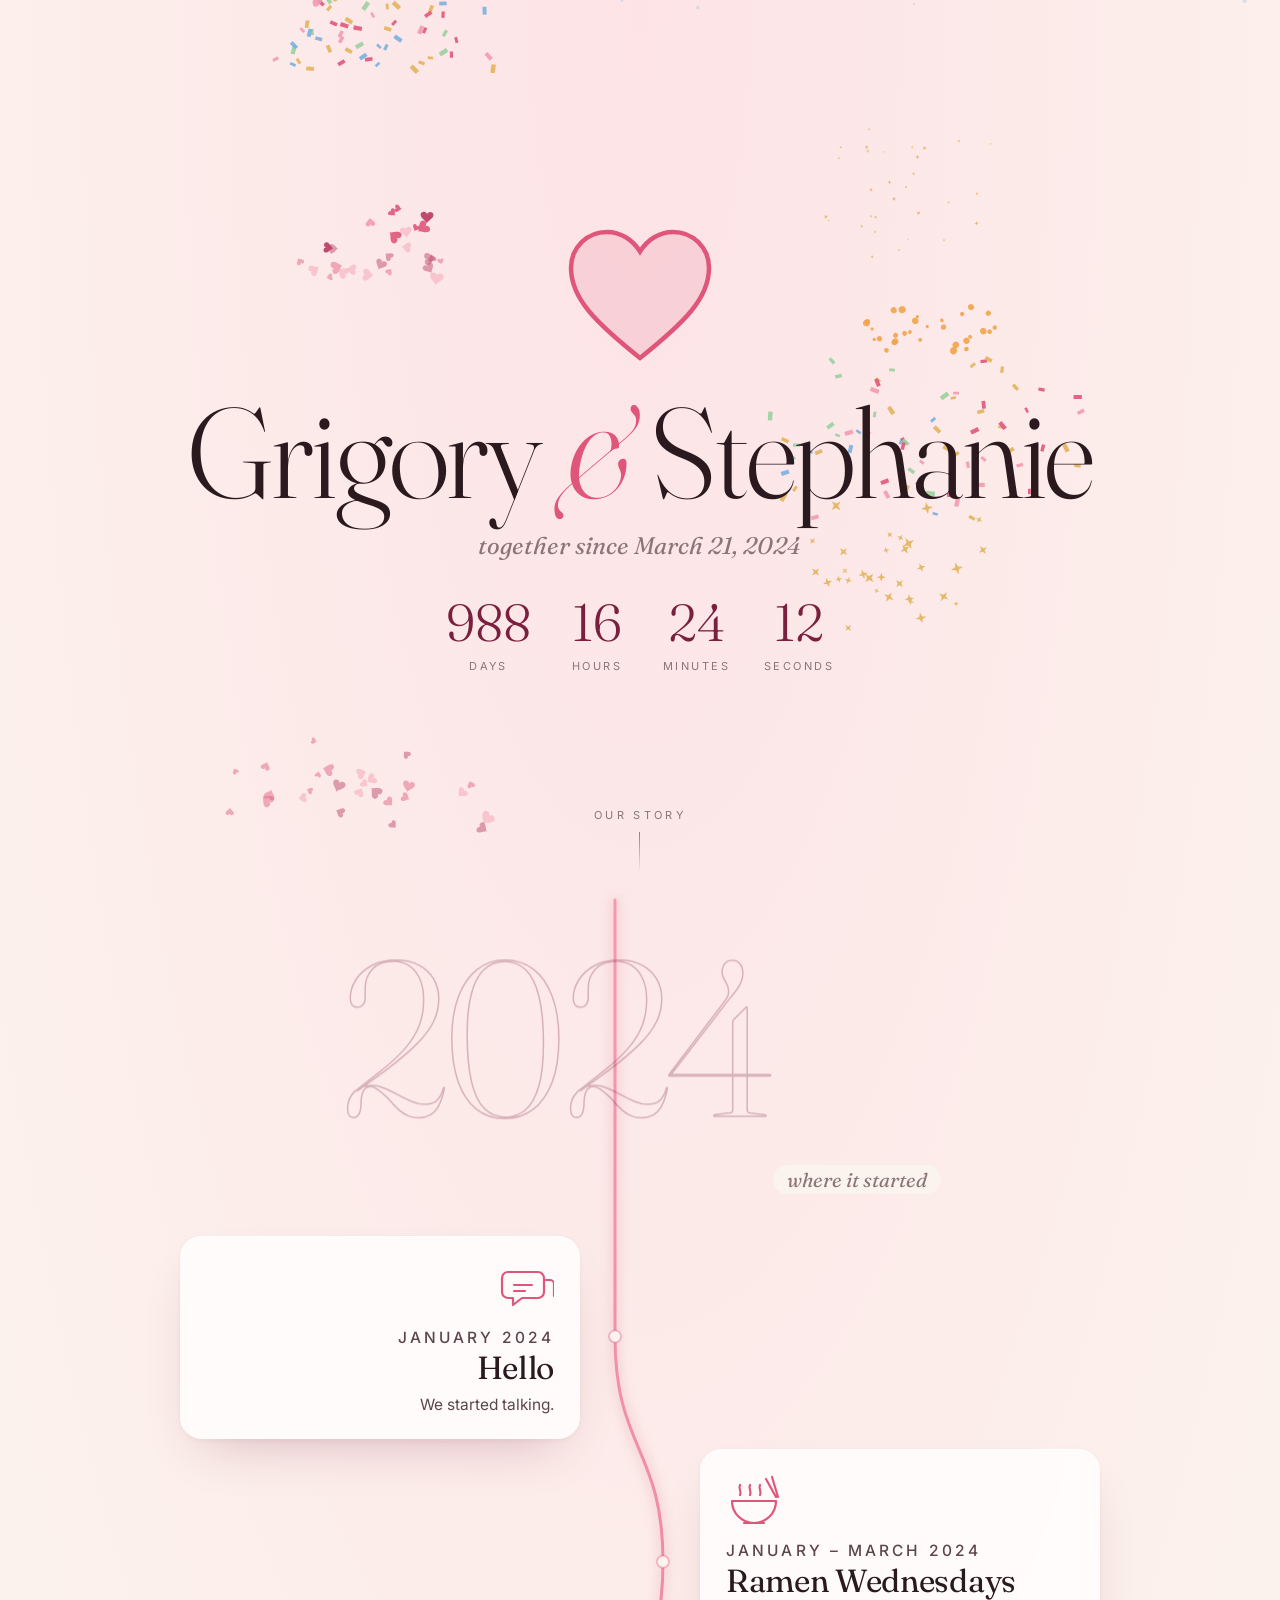
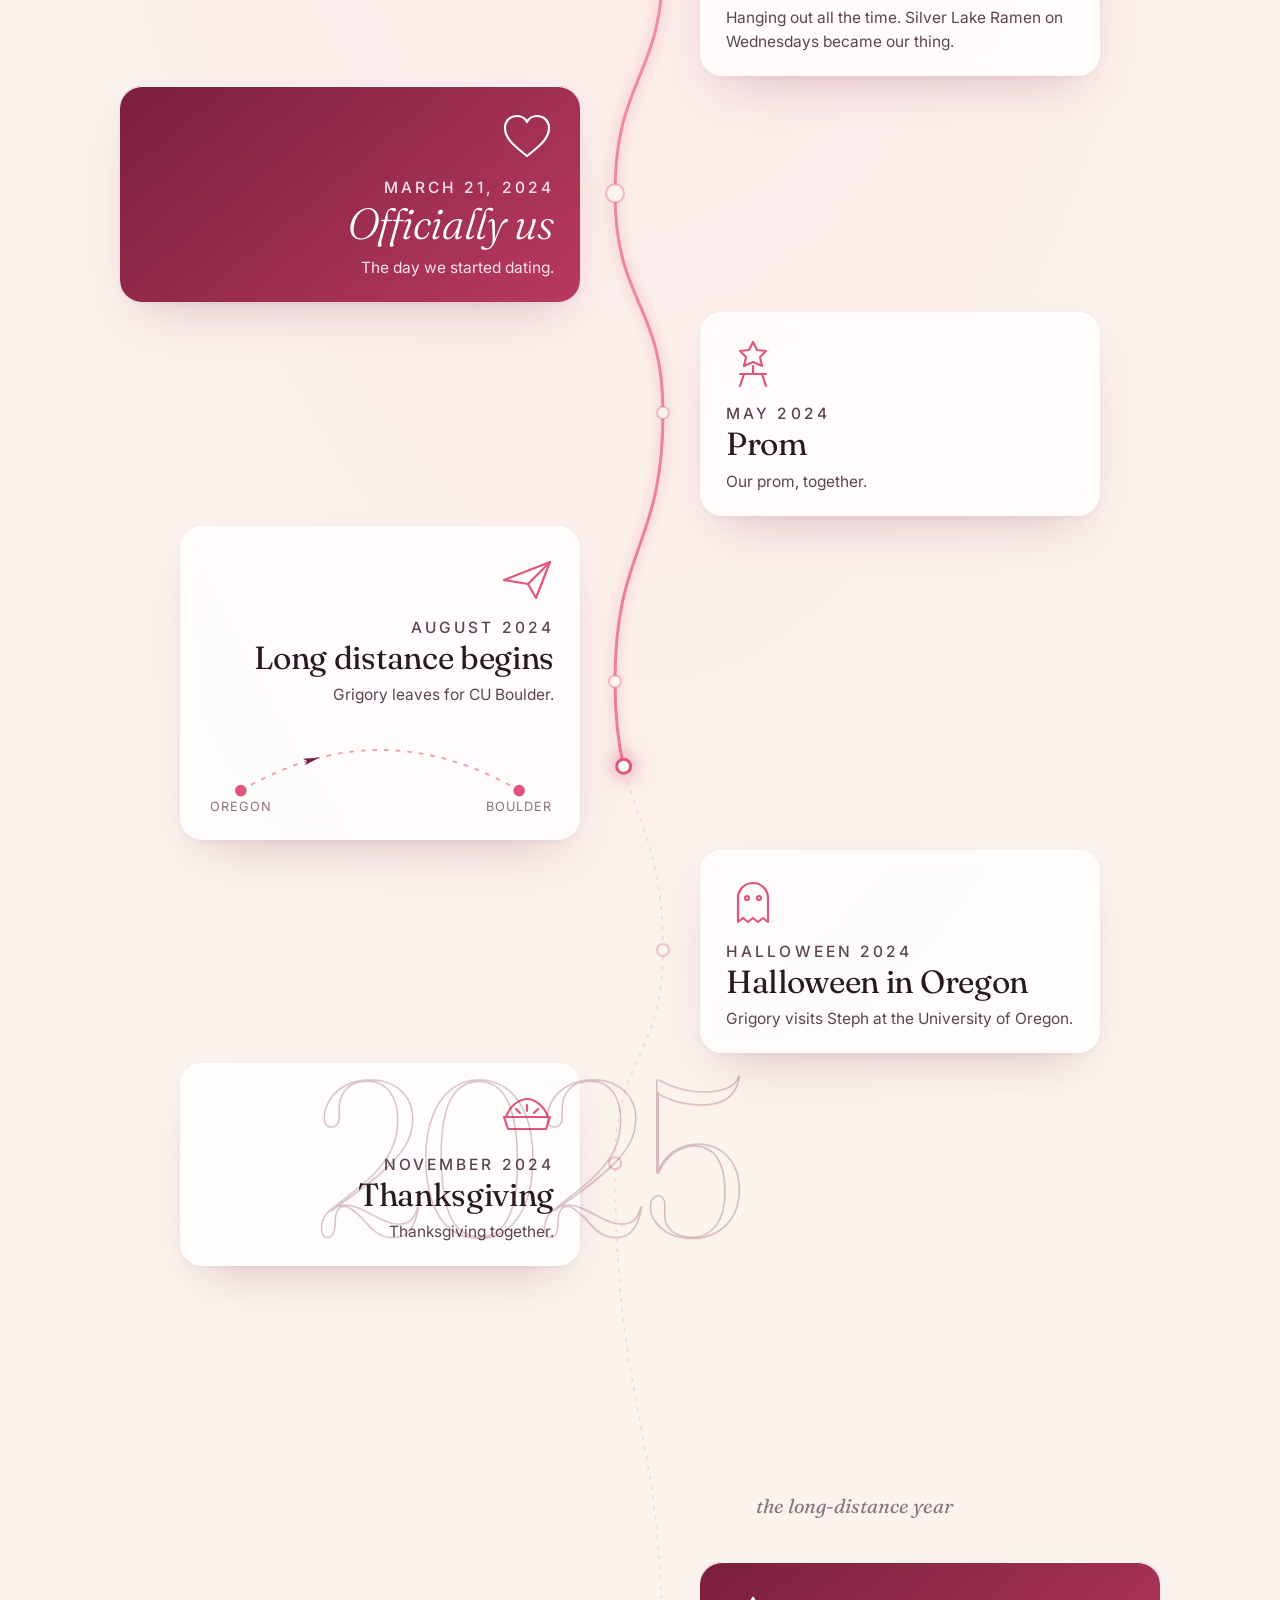
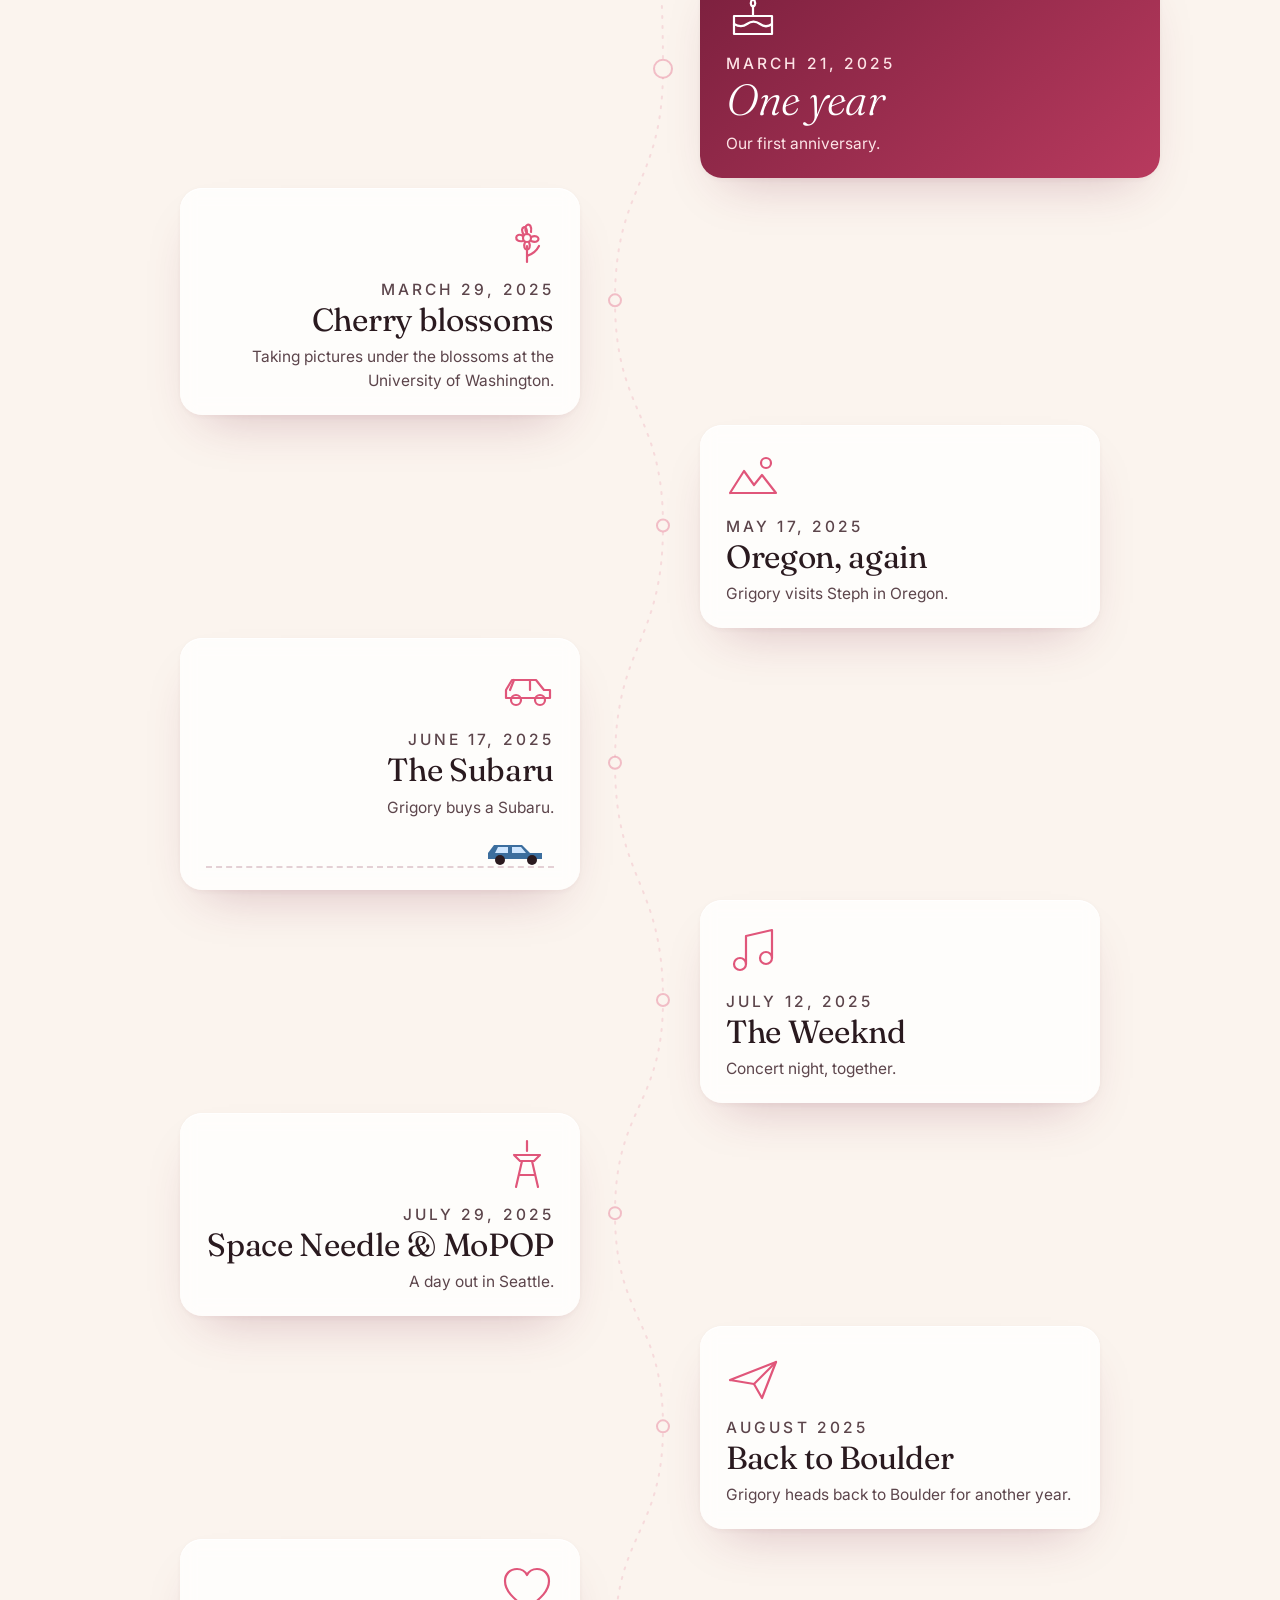
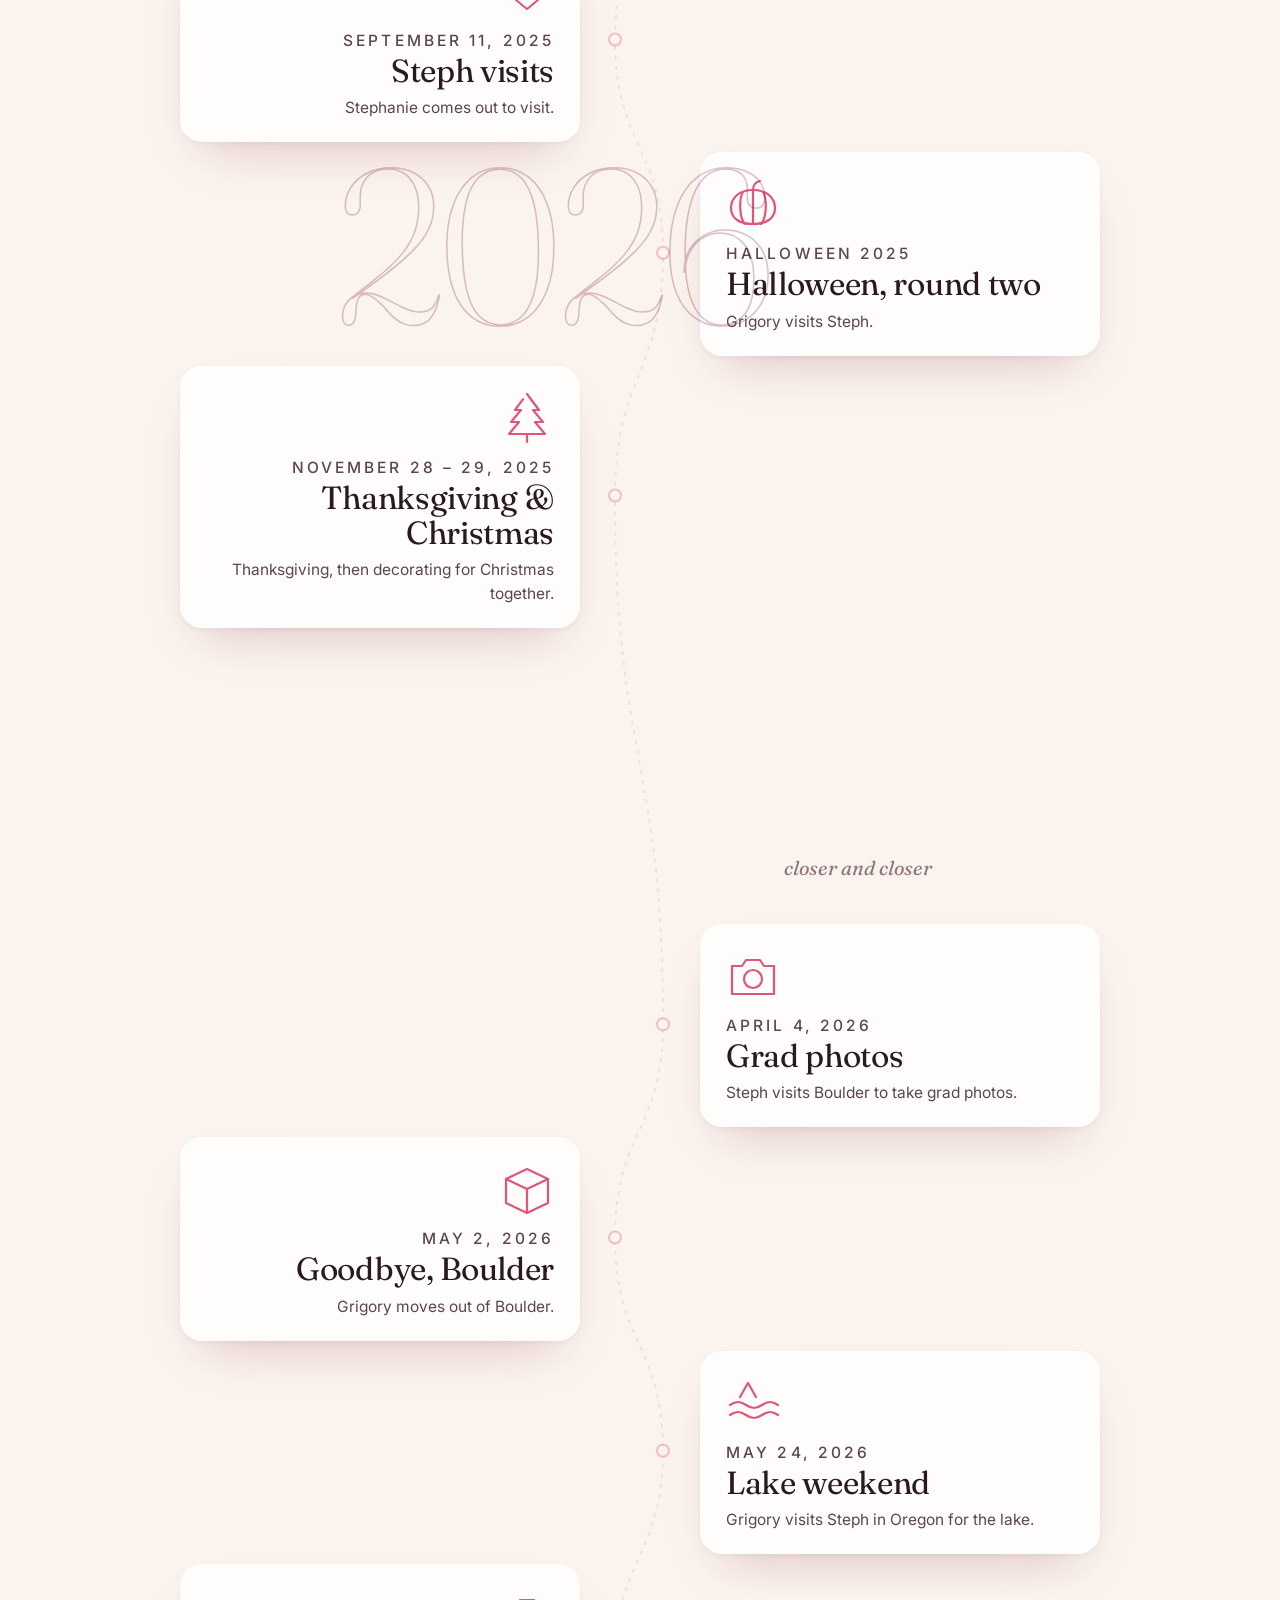
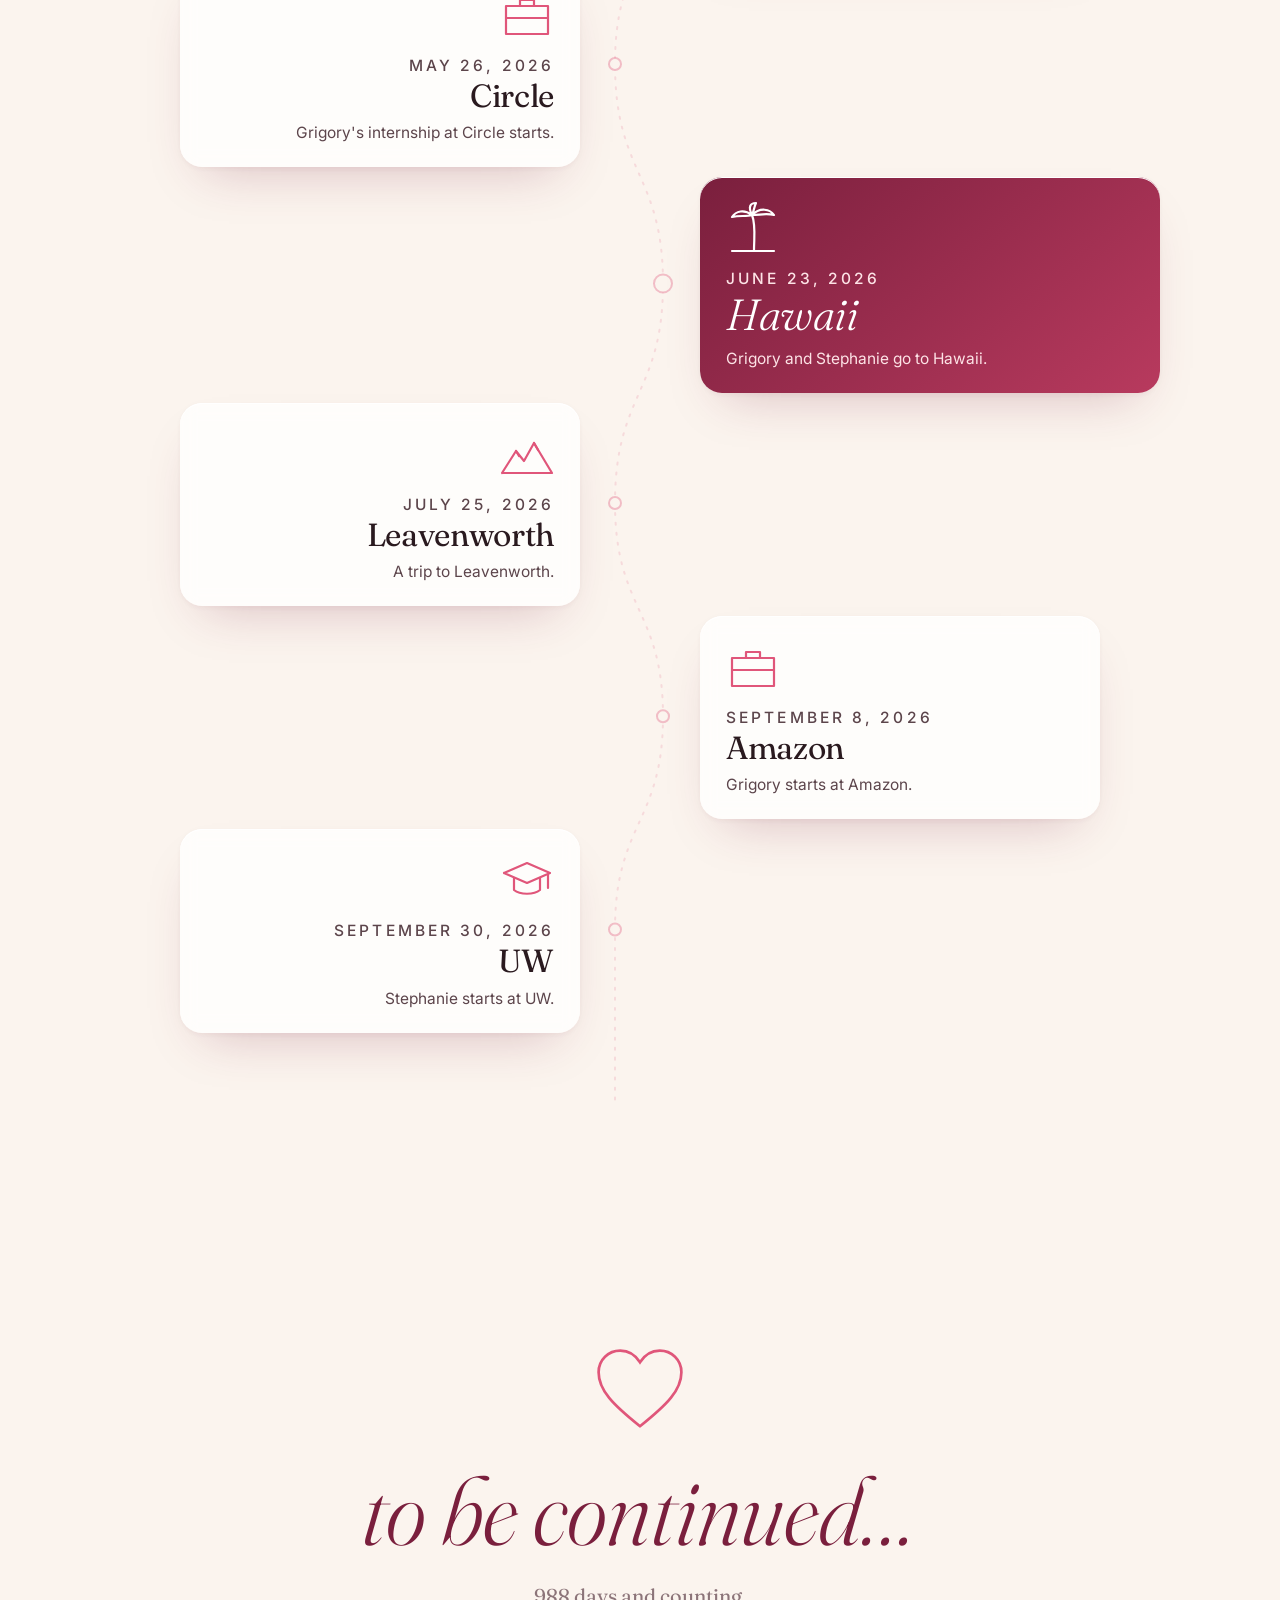
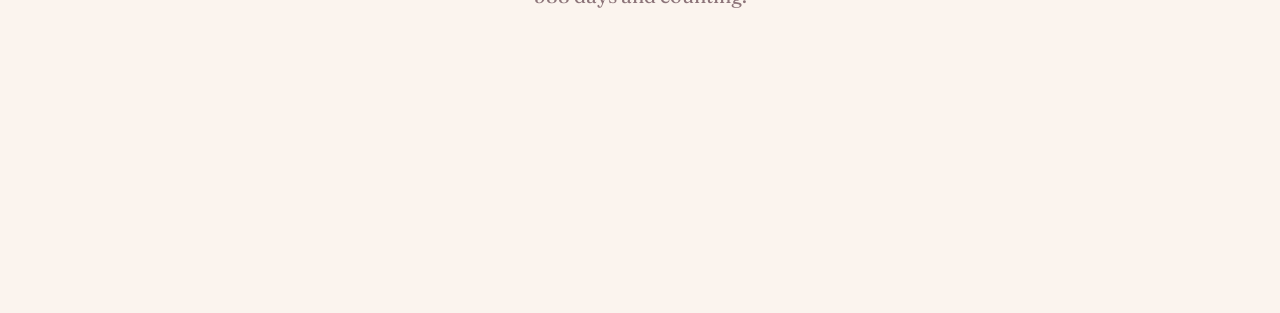
<file: index.html>
<!DOCTYPE html>
<html lang="en">
<head>
<meta charset="UTF-8" />
<meta name="viewport" content="width=device-width, initial-scale=1, viewport-fit=cover" />
<title>Grigory &amp; Stephanie</title>
<meta name="description" content="Our story, since January 2024." />
<link rel="preconnect" href="https://fonts.googleapis.com">
<link rel="preconnect" href="https://fonts.gstatic.com" crossorigin>
<link href="https://fonts.googleapis.com/css2?family=Fraunces:ital,opsz,wght@0,9..144,300;0,9..144,500;1,9..144,300;1,9..144,400&family=Inter:wght@400;500&display=swap" rel="stylesheet">
<style>
:root {
  --bg: #fbf4ee; --ink: #2a1a1f; --mute: #8c7479; --rose: #e0567a; --rose2: #f39ab0; --wine: #7a1f3d; --gold: #e3b45c;
  --serif: "Fraunces", Georgia, serif; --sans: "Inter", system-ui, sans-serif;
}
* { box-sizing: border-box; }
html { background: var(--bg); scroll-behavior: smooth; }
body { margin: 0; color: var(--ink); font-family: var(--sans); -webkit-font-smoothing: antialiased; overflow-x: hidden;
  background: radial-gradient(ellipse 120% 60% at 50% 0%, #fde3e6 0%, var(--bg) 60%); }
#fx { position: fixed; inset: 0; width: 100%; height: 100%; pointer-events: none; z-index: 1; }
main { position: relative; z-index: 2; }

/* ---------- Hero ---------- */
.hero { min-height: 100vh; min-height: 100svh; display: grid; place-items: center; text-align: center; padding: 40px 20px; position: relative; }
.hero svg.heart { width: min(150px, 34vw); height: auto; overflow: visible; }
.heart path { fill: none; stroke: var(--rose); stroke-width: 3; stroke-linecap: round; stroke-dasharray: 400; stroke-dashoffset: 400; animation: draw 2.4s cubic-bezier(.6,0,.2,1) .3s forwards, beat 1.6s ease-in-out 2.8s infinite; transform-origin: 50% 55%; }
.heart path.fill { fill: var(--rose); stroke: none; opacity: 0; animation: fillin 1s ease 2.2s forwards, beat 1.6s ease-in-out 2.8s infinite; }
@keyframes draw { to { stroke-dashoffset: 0; } }
@keyframes fillin { to { opacity: .14; } }
@keyframes beat { 0%, 100% { transform: scale(1); } 15% { transform: scale(1.08); } 30% { transform: scale(.98); } 45% { transform: scale(1.05); } }
.hero h1 { font-family: var(--serif); font-weight: 300; font-size: clamp(48px, 10vw, 128px); line-height: .95; margin: 24px 0 0; letter-spacing: -.02em; }
.hero h1 em { font-style: italic; color: var(--rose); font-weight: 300; }
.hero h1 span { display: inline-block; opacity: 0; transform: translateY(30px); animation: up 1.2s cubic-bezier(.2,.8,.2,1) forwards; }
.hero h1 span:nth-child(2) { animation-delay: .25s; } .hero h1 span:nth-child(3) { animation-delay: .5s; }
@keyframes up { to { opacity: 1; transform: none; } }
.since { font-family: var(--serif); font-style: italic; font-size: clamp(18px, 2.2vw, 24px); color: var(--mute); margin: 18px 0 0; opacity: 0; animation: up 1s ease 1.1s forwards; }
.counter { display: flex; gap: clamp(14px, 3vw, 34px); justify-content: center; margin-top: 30px; opacity: 0; animation: up 1s ease 1.4s forwards; }
.counter div { min-width: 64px; }
.counter b { display: block; font-family: var(--serif); font-weight: 300; font-size: clamp(30px, 4.4vw, 52px); font-variant-numeric: tabular-nums; color: var(--wine); }
.counter small { font-size: 11px; letter-spacing: .22em; text-transform: uppercase; color: var(--mute); }
.scroll { position: absolute; left: 0; right: 0; margin: 0 auto; width: max-content; bottom: 28px; text-decoration: none; display: flex; flex-direction: column; align-items: center; gap: 10px; font-size: 11px; letter-spacing: .3em; text-transform: uppercase; color: var(--mute); opacity: 0; animation: up 1s ease 2s forwards; }
.scroll i { width: 1px; height: 40px; background: linear-gradient(var(--rose), transparent); animation: drip 2s ease-in-out infinite; transform-origin: top; }
@keyframes drip { 0% { transform: scaleY(0); } 50% { transform: scaleY(1); } 100% { transform: scaleY(1); opacity: 0; } }

/* ---------- Timeline ---------- */
.timeline { position: relative; max-width: 1080px; margin: 0 auto; padding: 40px 20px 60px; }
#line { position: absolute; left: 0; top: 0; width: 100%; height: 100%; overflow: visible; pointer-events: none; }
#line .track { fill: none; stroke: rgba(224,86,122,.16); stroke-width: 2; stroke-dasharray: 2 8; stroke-linecap: round; }
#line .glow { fill: none; stroke: url(#lg); stroke-width: 3; stroke-linecap: round; filter: drop-shadow(0 0 6px rgba(224,86,122,.5)); }
#line .head { fill: #fff; stroke: var(--rose); stroke-width: 3; filter: drop-shadow(0 0 10px rgba(224,86,122,.9)); }
#line .node { fill: var(--bg); stroke: rgba(224,86,122,.35); stroke-width: 2; transition: fill .5s, stroke .5s, r .5s; }
#line .node.on { fill: var(--rose); stroke: #fff; }
#line .node.big.on { fill: var(--wine); }

.year { position: relative; text-align: center; margin: 80px 0 40px; pointer-events: none; }
.year b { font-family: var(--serif); font-weight: 300; font-size: clamp(90px, 18vw, 220px); line-height: .8; color: transparent; -webkit-text-stroke: 1.5px rgba(122,31,61,.28); display: inline-block; letter-spacing: -.03em; will-change: transform; }
.year small { display: inline-block; padding: 2px 14px; background: var(--bg); border-radius: 99px; margin-top: 10px; font-family: var(--serif); font-style: italic; font-size: 20px; color: var(--mute); }

.ev { position: relative; display: grid; grid-template-columns: 1fr 120px 1fr; align-items: center; min-height: 190px; margin: 10px 0; }
.ev .card { grid-column: 1; justify-self: end; text-align: right; }
.ev.r .card { grid-column: 3; justify-self: start; text-align: left; }
.ev .anchor { grid-column: 2; grid-row: 1; justify-self: center; width: 2px; height: 2px; }
.card { position: relative; width: min(400px, 100%); padding: 24px 26px 22px; border-radius: 22px; background: rgba(255,255,255,.78); -webkit-backdrop-filter: blur(8px); backdrop-filter: blur(8px);
  box-shadow: 0 1px 0 #fff inset, 0 24px 50px -24px rgba(122,31,61,.28), 0 2px 6px rgba(122,31,61,.05);
  opacity: 0; transform: translateY(40px) scale(.96); filter: blur(8px); transition: opacity .9s ease, transform 1.1s cubic-bezier(.2,.8,.2,1), filter .9s ease; }
.ev.in .card { opacity: 1; transform: none; filter: none; }
.date { font-size: 12px; letter-spacing: .2em; text-transform: uppercase; color: var(--rose); margin: 0 0 8px; font-weight: 500; }
.card h3 { font-family: var(--serif); font-weight: 400; font-size: clamp(24px, 2.6vw, 32px); line-height: 1.1; margin: 0 0 8px; letter-spacing: -.01em; }
.card p { margin: 0; color: #5c454b; font-size: 15.5px; line-height: 1.55; }
.icon { width: 54px; height: 54px; margin: 0 0 12px auto; display: block; }
.ev.r .icon { margin-left: 0; }
.icon * { fill: none; stroke: var(--rose); stroke-width: 2.2; stroke-linecap: round; stroke-linejoin: round; stroke-dasharray: 160; stroke-dashoffset: 160; transition: stroke-dashoffset 1.6s cubic-bezier(.6,0,.2,1) .35s; }
.ev.in .icon * { stroke-dashoffset: 0; }

/* milestones */
.ev.big .card { background: linear-gradient(140deg, #7a1f3d, #b83a5e); color: #fff; width: min(460px, 100%); }
.ev.big .card p { color: #fde3e6; } .ev.big .date { color: #ffd2dc; }
.ev.big .card h3 { font-size: clamp(30px, 3.4vw, 44px); font-style: italic; font-weight: 300; }
.ev.big .icon * { stroke: #fff; }

/* long-distance map */
.map { width: 100%; height: auto; margin-top: 14px; overflow: visible; }
.map .arc { fill: none; stroke: var(--rose2); stroke-width: 1.6; stroke-dasharray: 4 6; }
.map circle { fill: var(--rose); }
.map text { font-family: var(--sans); font-size: 11px; fill: var(--mute); letter-spacing: .08em; }
.map .plane { fill: var(--wine); }
/* subaru */
.road { position: relative; height: 34px; margin-top: 14px; border-bottom: 2px dashed rgba(122,31,61,.2); overflow: hidden; }
.road svg { position: absolute; bottom: -1px; left: -70px; width: 64px; height: 30px; }
.ev.in .road svg { animation: drive 3.2s cubic-bezier(.5,0,.3,1) .6s forwards; }
@keyframes drive { to { left: calc(100% - 70px); } }

.end { min-height: 90vh; display: grid; place-items: center; text-align: center; padding: 60px 20px 120px; }
.end h2 { font-family: var(--serif); font-weight: 300; font-style: italic; font-size: clamp(42px, 8vw, 96px); margin: 18px 0 0; color: var(--wine); }
.end p { font-family: var(--serif); font-size: 20px; color: var(--mute); margin: 14px 0 0; }

@media (max-width: 760px) {
  .counter { gap: 10px; } .counter div { min-width: 0; } .counter small { letter-spacing: .12em; font-size: 10px; }
  .ev, .ev.r { grid-template-columns: 44px 1fr; min-height: 0; margin: 26px 0; }
  .ev .card, .ev.r .card { grid-column: 2; justify-self: stretch; text-align: left; width: 100%; }
  .ev .anchor { grid-column: 1; }
  .icon { margin-left: 0; }
  .year { margin: 50px 0 20px; text-align: left; padding-left: 44px; }
}
@media (prefers-reduced-motion: reduce) {
  *, *::before, *::after { animation-duration: .01s !important; animation-delay: 0s !important; transition-duration: .01s !important; transition-delay: 0s !important; }
}
</style>
</head>
<body>
<canvas id="fx" aria-hidden="true"></canvas>
<main>
  <header class="hero">
    <div>
      <svg class="heart" viewBox="0 0 100 92" aria-hidden="true"><path class="fill" d="M50 88C20 64 4 48 4 28 4 14 15 4 28 4c9 0 17 5 22 13C55 9 63 4 72 4c13 0 24 10 24 24 0 20-16 36-46 60z"/><path d="M50 88C20 64 4 48 4 28 4 14 15 4 28 4c9 0 17 5 22 13C55 9 63 4 72 4c13 0 24 10 24 24 0 20-16 36-46 60z"/></svg>
      <h1><span>Grigory</span> <span><em>&amp;</em></span> <span>Stephanie</span></h1>
      <p class="since">together since March 21, 2024</p>
      <div class="counter" aria-label="Time together"><div><b id="cd">0</b><small>days</small></div><div><b id="ch">0</b><small>hours</small></div><div><b id="cm">0</b><small>minutes</small></div><div><b id="cs">0</b><small>seconds</small></div></div>
    </div>
    <a class="scroll" href="#story">Our story<i></i></a>
  </header>

  <section class="timeline" id="story" aria-label="Our timeline">
    <svg id="line" aria-hidden="true"><defs><linearGradient id="lg" x1="0" y1="0" x2="0" y2="1"><stop offset="0" stop-color="#f39ab0"/><stop offset=".5" stop-color="#e0567a"/><stop offset="1" stop-color="#7a1f3d"/></linearGradient></defs></svg>
    <ol id="events" style="list-style:none;margin:0;padding:0"></ol>
  </section>

  <footer class="end" id="end">
    <div>
      <svg class="heart" viewBox="0 0 100 92" aria-hidden="true" style="width:90px"><path d="M50 88C20 64 4 48 4 28 4 14 15 4 28 4c9 0 17 5 22 13C55 9 63 4 72 4c13 0 24 10 24 24 0 20-16 36-46 60z" style="animation:none;stroke-dashoffset:0"/></svg>
      <h2>to be continued…</h2>
      <p id="endcount"></p>
    </div>
  </footer>
</main>

<script>
(function () {
  const reduce = matchMedia("(prefers-reduced-motion: reduce)").matches;
  const $ = (s) => document.querySelector(s);

  /* ---------------- Our story ---------------- */
  const I = {
    chat: '<path d="M8 12h30a6 6 0 0 1 6 6v14a6 6 0 0 1-6 6H22l-9 7v-7H8a6 6 0 0 1-6-6V18a6 6 0 0 1 6-6z"/><path d="M14 25h18M14 31h11"/><path d="M46 20h4a4 4 0 0 1 4 4v12"/>',
    ramen: '<path d="M6 28h44a22 22 0 0 1-44 0z"/><path d="M18 50h20"/><path d="M14 22c2-4-2-6 0-10M24 22c2-4-2-6 0-10M34 22c2-4-2-6 0-10"/><path d="M40 6l10 18M46 4l6 20"/>',
    heart: '<path d="M27 46C13 35 5 28 5 18 5 11 10 6 17 6c4 0 8 2 10 6 2-4 6-6 10-6 7 0 12 5 12 12 0 10-8 17-22 28z"/>',
    prom: '<path d="M27 6l4 8 9 1-6 6 2 9-9-4-9 4 2-9-6-6 9-1z"/><path d="M14 38h26M18 38l-4 12M36 38l4 12M27 30v8"/>',
    plane: '<path d="M4 30l46-18-14 36-8-14z"/><path d="M28 34l22-22"/>',
    pumpkin: '<path d="M27 14c-14 0-22 8-22 18s8 16 22 16 22-6 22-16-8-18-22-18z"/><path d="M27 14v34M17 16c-4 6-4 26 2 32M37 16c4 6 4 26-2 32"/><path d="M27 14c0-5 3-8 7-9"/>',
    pie: '<path d="M4 30h46l-4 12H8z"/><path d="M6 30c4-12 14-18 21-18s17 6 21 18"/><path d="M16 22l4 4M27 18v6M38 22l-4 4"/>',
    cake: '<path d="M8 30h38v18H8z"/><path d="M8 38c5 3 9 3 13 0s9-3 13 0 8 3 12 0"/><path d="M27 30v-8"/><path d="M27 12c-3 4-3 7 0 9 3-2 3-5 0-9z"/>',
    blossom: '<circle cx="27" cy="26" r="4"/><path d="M27 22c-6-10 6-14 4-2M31 25c10-4 10 8 0 4M29 30c4 10-8 10-4 0M23 29c-10 2-8-10 0-5M24 23c-6-8 4-12 3-1"/><path d="M27 34v16M27 44c6-2 10-6 12-10"/>',
    oregon: '<path d="M4 44l14-22 10 14 8-10 14 18z"/><circle cx="40" cy="14" r="5"/>',
    car: '<path d="M6 36v-8l6-10h24l8 10h6v8z"/><circle cx="16" cy="38" r="5"/><circle cx="40" cy="38" r="5"/><path d="M14 18l-4 10M30 18v10"/>',
    music: '<path d="M20 40V12l26-6v28"/><circle cx="14" cy="40" r="6"/><circle cx="40" cy="34" r="6"/>',
    needle: '<path d="M27 4v10M14 18h26l-6 6H20z"/><path d="M22 24l-6 26M32 24l6 26M19 38h16"/>',
    house: '<path d="M8 26L27 10l19 16"/><path d="M12 24v24h30V24"/><path d="M23 48V36h8v12"/>',
    ghost: '<path d="M12 48V24a15 15 0 0 1 30 0v24l-5-4-5 4-5-4-5 4-5-4z"/><circle cx="21" cy="24" r="2"/><circle cx="33" cy="24" r="2"/>',
    tree: '<path d="M27 4l12 16h-6l10 12h-8l10 12H9l10-12h-8l10-12h-6z"/><path d="M27 44v8"/>',
    camera: '<path d="M6 18h10l4-6h14l4 6h10v28H6z"/><circle cx="27" cy="31" r="9"/>',
    box: '<path d="M6 18l21-10 21 10v24L27 52 6 42z"/><path d="M6 18l21 10 21-10M27 28v24"/>',
    lake: '<path d="M4 30c6-4 10-4 16 0s10 4 16 0 10-4 16 0M4 40c6-4 10-4 16 0s10 4 16 0 10-4 16 0"/><path d="M14 22l8-14 8 14"/>',
    briefcase: '<path d="M6 18h42v28H6z"/><path d="M20 18v-6h14v6M6 30h42"/>',
    palm: '<path d="M28 50c0-14 2-26-2-36"/><path d="M26 14c-8-6-16-4-20 2 8-2 14 0 20-2zM26 14c8-8 18-6 22 0-8-2-14 0-22 0zM26 14c-4-8-2-12 4-12-2 4-2 8-4 12z"/><path d="M6 50h42"/>',
    alps: '<path d="M2 46l14-22 8 10 10-18 18 30z"/><path d="M16 24l3 5M34 16l4 7"/>',
    grad: '<path d="M4 20l23-10 23 10-23 10z"/><path d="M14 25v12c6 5 20 5 26 0V25M48 21v14"/>',
  };
  const EV = [
    { y: "2024", sub: "where it started" },
    { d: "January 2024", t: "Hello", p: "We started talking.", i: "chat" },
    { d: "January – March 2024", t: "Ramen Wednesdays", p: "Hanging out all the time. Silver Lake Ramen on Wednesdays became our thing.", i: "ramen" },
    { d: "March 21, 2024", t: "Officially us", p: "The day we started dating.", i: "heart", big: true, fx: "hearts" },
    { d: "May 2024", t: "Prom", p: "Our prom, together.", i: "prom", fx: "sparkle" },
    { d: "August 2024", t: "Long distance begins", p: "Grigory leaves for CU Boulder.", i: "plane", map: true },
    { d: "Halloween 2024", t: "Halloween in Oregon", p: "Grigory visits Steph at the University of Oregon.", i: "ghost" },
    { d: "November 2024", t: "Thanksgiving", p: "Thanksgiving together.", i: "pie" },
    { y: "2025", sub: "the long-distance year" },
    { d: "March 21, 2025", t: "One year", p: "Our first anniversary.", i: "cake", big: true, fx: "confetti" },
    { d: "March 29, 2025", t: "Cherry blossoms", p: "Taking pictures under the blossoms at the University of Washington.", i: "blossom", fx: "petals" },
    { d: "May 17, 2025", t: "Oregon, again", p: "Grigory visits Steph in Oregon.", i: "oregon" },
    { d: "June 17, 2025", t: "The Subaru", p: "Grigory buys a Subaru.", i: "car", car: true },
    { d: "July 12, 2025", t: "The Weeknd", p: "Concert night, together.", i: "music", fx: "sparkle" },
    { d: "July 29, 2025", t: "Space Needle & MoPOP", p: "A day out in Seattle.", i: "needle" },
    { d: "August 2025", t: "Back to Boulder", p: "Grigory heads back to Boulder for another year.", i: "plane" },
    { d: "September 11, 2025", t: "Steph visits", p: "Stephanie comes out to visit.", i: "heart", fx: "hearts" },
    { d: "Halloween 2025", t: "Halloween, round two", p: "Grigory visits Steph.", i: "pumpkin" },
    { d: "November 28 – 29, 2025", t: "Thanksgiving & Christmas", p: "Thanksgiving, then decorating for Christmas together.", i: "tree", fx: "snow" },
    { y: "2026", sub: "closer and closer" },
    { d: "April 4, 2026", t: "Grad photos", p: "Steph visits Boulder to take grad photos.", i: "camera" },
    { d: "May 2, 2026", t: "Goodbye, Boulder", p: "Grigory moves out of Boulder.", i: "box" },
    { d: "May 24, 2026", t: "Lake weekend", p: "Grigory visits Steph in Oregon for the lake.", i: "lake" },
    { d: "May 26, 2026", t: "Circle", p: "Grigory's internship at Circle starts.", i: "briefcase" },
    { d: "June 23, 2026", t: "Hawaii", p: "Grigory and Stephanie go to Hawaii.", i: "palm", big: true, fx: "sun" },
    { d: "July 25, 2026", t: "Leavenworth", p: "A trip to Leavenworth.", i: "alps" },
    { d: "September 8, 2026", t: "Amazon", p: "Grigory starts at Amazon.", i: "briefcase" },
    { d: "September 30, 2026", t: "UW", p: "Stephanie starts at UW.", i: "grad", fx: "confetti" },
  ];

  const list = $("#events");
  let side = 0;
  list.innerHTML = EV.map((v) => {
    if (v.y) return `<li class="year" data-year><b>${v.y}</b><small>${v.sub}</small></li>`;
    const r = side++ % 2 ? " r" : "";
    const extra = v.map
      ? `<svg class="map" viewBox="0 0 300 80" aria-label="Boulder to Oregon"><path class="arc" id="arc" d="M30 60 Q150 -10 270 60"/><circle cx="30" cy="60" r="5"/><circle cx="270" cy="60" r="5"/><text x="30" y="78" text-anchor="middle">OREGON</text><text x="270" y="78" text-anchor="middle">BOULDER</text>
         <path class="plane" d="M-7 -3 L7 0 L-7 3 L-4 0Z"><animateMotion class="fly" dur="2.4s" begin="indefinite" fill="freeze" rotate="auto" keyPoints="0;1" keyTimes="0;1" calcMode="linear"><mpath href="#arc"/></animateMotion></path></svg>`
      : v.car ? `<div class="road" aria-hidden="true"><svg viewBox="0 0 64 30"><path d="M4 22v-6l6-8h28l8 8h12v6z" fill="#3c6e9e"/><path d="M14 10h10v6H11zM28 10h9l5 6H28z" fill="#cfe6ff"/><circle cx="16" cy="23" r="5" fill="#2a1a1f"/><circle cx="48" cy="23" r="5" fill="#2a1a1f"/></svg></div>` : "";
    return `<li class="ev${r}${v.big ? " big" : ""}" data-fx="${v.fx || ""}">
      <article class="card"><svg class="icon" viewBox="0 0 54 54" aria-hidden="true">${I[v.i]}</svg>
        <p class="date">${v.d}</p><h3>${v.t}</h3><p>${v.p}</p>${extra}</article>
      <span class="anchor"></span></li>`;
  }).join("");

  /* ---------------- Live counter ---------------- */
  const START = new Date(2024, 2, 21);
  function tick() {
    const ms = Date.now() - START.getTime();
    const d = Math.floor(ms / 864e5), h = Math.floor(ms / 36e5) % 24, m = Math.floor(ms / 6e4) % 60, s = Math.floor(ms / 1e3) % 60;
    $("#cd").textContent = d.toLocaleString(); $("#ch").textContent = h; $("#cm").textContent = m; $("#cs").textContent = s;
    $("#endcount").textContent = `${d.toLocaleString()} days and counting.`;
  }
  tick(); setInterval(tick, 1000);

  /* ---------------- Reveal on scroll ---------------- */
  const io = new IntersectionObserver((es) => es.forEach((en) => {
    if (!en.isIntersecting) return;
    en.target.classList.add("in"); io.unobserve(en.target);
    const fly = en.target.querySelector(".fly"); if (fly && fly.beginElement) setTimeout(() => fly.beginElement(), 700);
    if (en.target.dataset.fx) burst(en.target.dataset.fx, en.target.querySelector(".card"));
  }), { threshold: 0.25 });
  const evEls = [...document.querySelectorAll(".ev")];
  evEls.forEach((el) => io.observe(el));

  /* ---------------- The winding line ---------------- */
  const svg = $("#line"), tl = $(".timeline");
  let path, glow, head, nodes = [], samples = [], total = 0;
  function build() {
    const box = tl.getBoundingClientRect(), top = box.top + scrollY;
    const narrow = innerWidth <= 760;
    const pts = evEls.map((el, i) => {
      const a = el.querySelector(".anchor").getBoundingClientRect();
      return [a.left - box.left + (narrow ? 0 : (i % 2 ? 24 : -24)), a.top + scrollY - top];
    });
    const first = [pts[0][0], 0], last = [pts[pts.length - 1][0], tl.offsetHeight];
    const all = [first, ...pts, last];
    let d = `M${all[0][0]} ${all[0][1]}`;
    for (let i = 1; i < all.length; i++) {
      const [x0, y0] = all[i - 1], [x1, y1] = all[i], my = (y0 + y1) / 2;
      d += ` C${x0} ${my} ${x1} ${my} ${x1} ${y1}`;
    }
    svg.setAttribute("viewBox", `0 0 ${tl.offsetWidth} ${tl.offsetHeight}`);
    svg.innerHTML = svg.querySelector("defs").outerHTML +
      `<path class="track" d="${d}"/><path class="glow" d="${d}"/>` +
      pts.map((p, i) => `<circle class="node${evEls[i].classList.contains("big") ? " big" : ""}" cx="${p[0]}" cy="${p[1]}" r="${evEls[i].classList.contains("big") ? 9 : 6}"/>`).join("") +
      `<circle class="head" r="7"/>`;
    path = svg.querySelector(".glow"); head = svg.querySelector(".head"); nodes = [...svg.querySelectorAll(".node")];
    total = path.getTotalLength();
    path.style.strokeDasharray = total; path.style.strokeDashoffset = total;
    samples = [];
    for (let k = 0; k <= 600; k++) { const L = total * k / 600, p = path.getPointAtLength(L); samples.push([p.y, L, p.x]); }
    nodeY = pts.map((p) => p[1]);
    update();
  }
  let nodeY = [];
  function lenAtY(y) {
    if (y <= 0) return 0;
    for (let k = 1; k < samples.length; k++) if (samples[k][0] >= y) {
      const [y0, L0] = samples[k - 1], [y1, L1] = samples[k];
      return L0 + (L1 - L0) * ((y - y0) / Math.max(1e-6, y1 - y0));
    }
    return total;
  }
  let curL = 0, targetL = 0;
  function update() {
    const box = tl.getBoundingClientRect();
    const y = innerHeight * 0.62 - box.top;
    targetL = Math.max(0, Math.min(total, lenAtY(y)));
    nodes.forEach((n, i) => n.classList.toggle("on", nodeY[i] <= y));
  }
  addEventListener("scroll", update, { passive: true });

  // parallax year numerals + smooth line drawing
  const years = [...document.querySelectorAll("[data-year] b")];
  function frame() {
    curL += (targetL - curL) * (reduce ? 1 : 0.12);
    if (path) {
      path.style.strokeDashoffset = total - curL;
      const p = path.getPointAtLength(curL); head.setAttribute("cx", p.x); head.setAttribute("cy", p.y);
      head.style.opacity = curL > 2 && curL < total - 2 ? 1 : 0;
    }
    years.forEach((b) => { const r = b.getBoundingClientRect(); b.style.transform = `translateY(${((r.top + r.height / 2) - innerHeight / 2) * -0.12}px)`; });
    drawFx();
    requestAnimationFrame(frame);
  }

  /* ---------------- Particles: ambient hearts + bursts ---------------- */
  const cv = $("#fx"), c = cv.getContext("2d");
  let W, H, parts = [];
  function size() { const dpr = Math.min(devicePixelRatio || 1, 2); W = innerWidth; H = innerHeight; cv.width = W * dpr; cv.height = H * dpr; c.setTransform(dpr, 0, 0, dpr, 0, 0); }
  const R = (a, b) => a + Math.random() * (b - a);
  function heartPath(x, y, s) {
    c.beginPath(); c.moveTo(x, y + s * .3);
    c.bezierCurveTo(x, y, x - s * .5, y, x - s * .5, y + s * .3);
    c.bezierCurveTo(x - s * .5, y + s * .6, x, y + s * .8, x, y + s);
    c.bezierCurveTo(x, y + s * .8, x + s * .5, y + s * .6, x + s * .5, y + s * .3);
    c.bezierCurveTo(x + s * .5, y, x, y, x, y + s * .3); c.fill();
  }
  function spawn(kind, x, y, burstMode) {
    const p = { kind, x, y, life: 0, max: R(160, 320), rot: R(0, 6), vr: R(-.04, .04), s: R(6, 14) };
    if (kind === "hearts") { p.vx = burstMode ? R(-2.4, 2.4) : R(-.2, .2); p.vy = burstMode ? R(-4, -1.2) : R(-.6, -.25); p.col = ["#e0567a", "#f39ab0", "#b83a5e"][Math.random() * 3 | 0]; }
    if (kind === "confetti") { p.vx = R(-3.5, 3.5); p.vy = R(-6, -2); p.col = ["#e0567a", "#e3b45c", "#7ab0e0", "#9ad0a0", "#f39ab0"][Math.random() * 5 | 0]; p.s = R(5, 9); }
    if (kind === "petals") { p.vx = R(.3, 1.4); p.vy = R(.6, 1.6); p.col = ["#f8c6d2", "#f39ab0", "#fde3e6"][Math.random() * 3 | 0]; p.y = y ?? R(-40, -10); }
    if (kind === "snow") { p.vx = R(-.3, .3); p.vy = R(.5, 1.3); p.col = "#c9d8ea"; p.s = R(2, 5); }
    if (kind === "sparkle") { p.vx = R(-1.5, 1.5); p.vy = R(-2.5, .5); p.col = "#e3b45c"; p.s = R(4, 10); p.max = R(60, 120); }
    if (kind === "sun") { p.vx = R(-.4, .4); p.vy = R(-.8, -.2); p.col = "#f2a34a"; p.s = R(3, 7); }
    parts.push(p);
  }
  function burst(kind, card) {
    if (reduce || !kind) return;
    const r = card.getBoundingClientRect(), cx = r.left + r.width / 2, cy = r.top + r.height * .3;
    const n = { hearts: 26, confetti: 70, sparkle: 30, sun: 30, petals: 0, snow: 0 }[kind];
    for (let i = 0; i < n; i++) spawn(kind, cx + R(-60, 60), cy + R(-20, 20), true);
    if (kind === "petals" || kind === "snow") { weather = { kind, until: performance.now() + 7000 }; }
  }
  let weather = null;
  function drawFx() {
    if (reduce) return;
    c.clearRect(0, 0, W, H);
    if (Math.random() < .035) spawn("hearts", R(0, W), H + 20, false);
    if (weather && performance.now() < weather.until && Math.random() < .5) spawn(weather.kind, R(-50, W), -20, false);
    for (let i = parts.length - 1; i >= 0; i--) {
      const p = parts[i]; p.life++;
      if (p.kind === "confetti" || p.kind === "sparkle" || (p.kind === "hearts" && p.vy < -1)) p.vy += .08;
      if (p.kind === "petals") p.vx += Math.sin(p.life * .05) * .03;
      p.x += p.vx; p.y += p.vy; p.rot += p.vr;
      const a = Math.max(0, Math.min(1, p.life / 20, (p.max - p.life) / 40));
      if (a <= 0 && p.life > 20 || p.y > H + 60 || p.y < -80) { parts.splice(i, 1); continue; }
      c.globalAlpha = a * (p.kind === "hearts" && Math.abs(p.vy) < 1 ? .45 : .9); c.fillStyle = p.col;
      c.save(); c.translate(p.x, p.y); c.rotate(p.rot);
      if (p.kind === "hearts") heartPath(0, -p.s / 2, p.s);
      else if (p.kind === "confetti") c.fillRect(-p.s / 2, -p.s / 4, p.s, p.s / 2);
      else if (p.kind === "petals") { c.beginPath(); c.ellipse(0, 0, p.s * .6, p.s * .35, 0, 0, 7); c.fill(); }
      else if (p.kind === "sparkle") { const s = p.s * (0.6 + .4 * Math.sin(p.life * .3)); c.beginPath(); c.moveTo(0, -s); c.lineTo(s * .25, -s * .25); c.lineTo(s, 0); c.lineTo(s * .25, s * .25); c.lineTo(0, s); c.lineTo(-s * .25, s * .25); c.lineTo(-s, 0); c.lineTo(-s * .25, -s * .25); c.fill(); }
      else { c.beginPath(); c.arc(0, 0, p.s / 2, 0, 7); c.fill(); }
      c.restore();
    }
    c.globalAlpha = 1;
  }

  addEventListener("resize", () => { size(); build(); });
  size();
  const go = () => { build(); requestAnimationFrame(frame); };
  document.fonts ? document.fonts.ready.then(go) : go();
  setTimeout(build, 1200);
})();
</script>
</body>
</html>
</file>
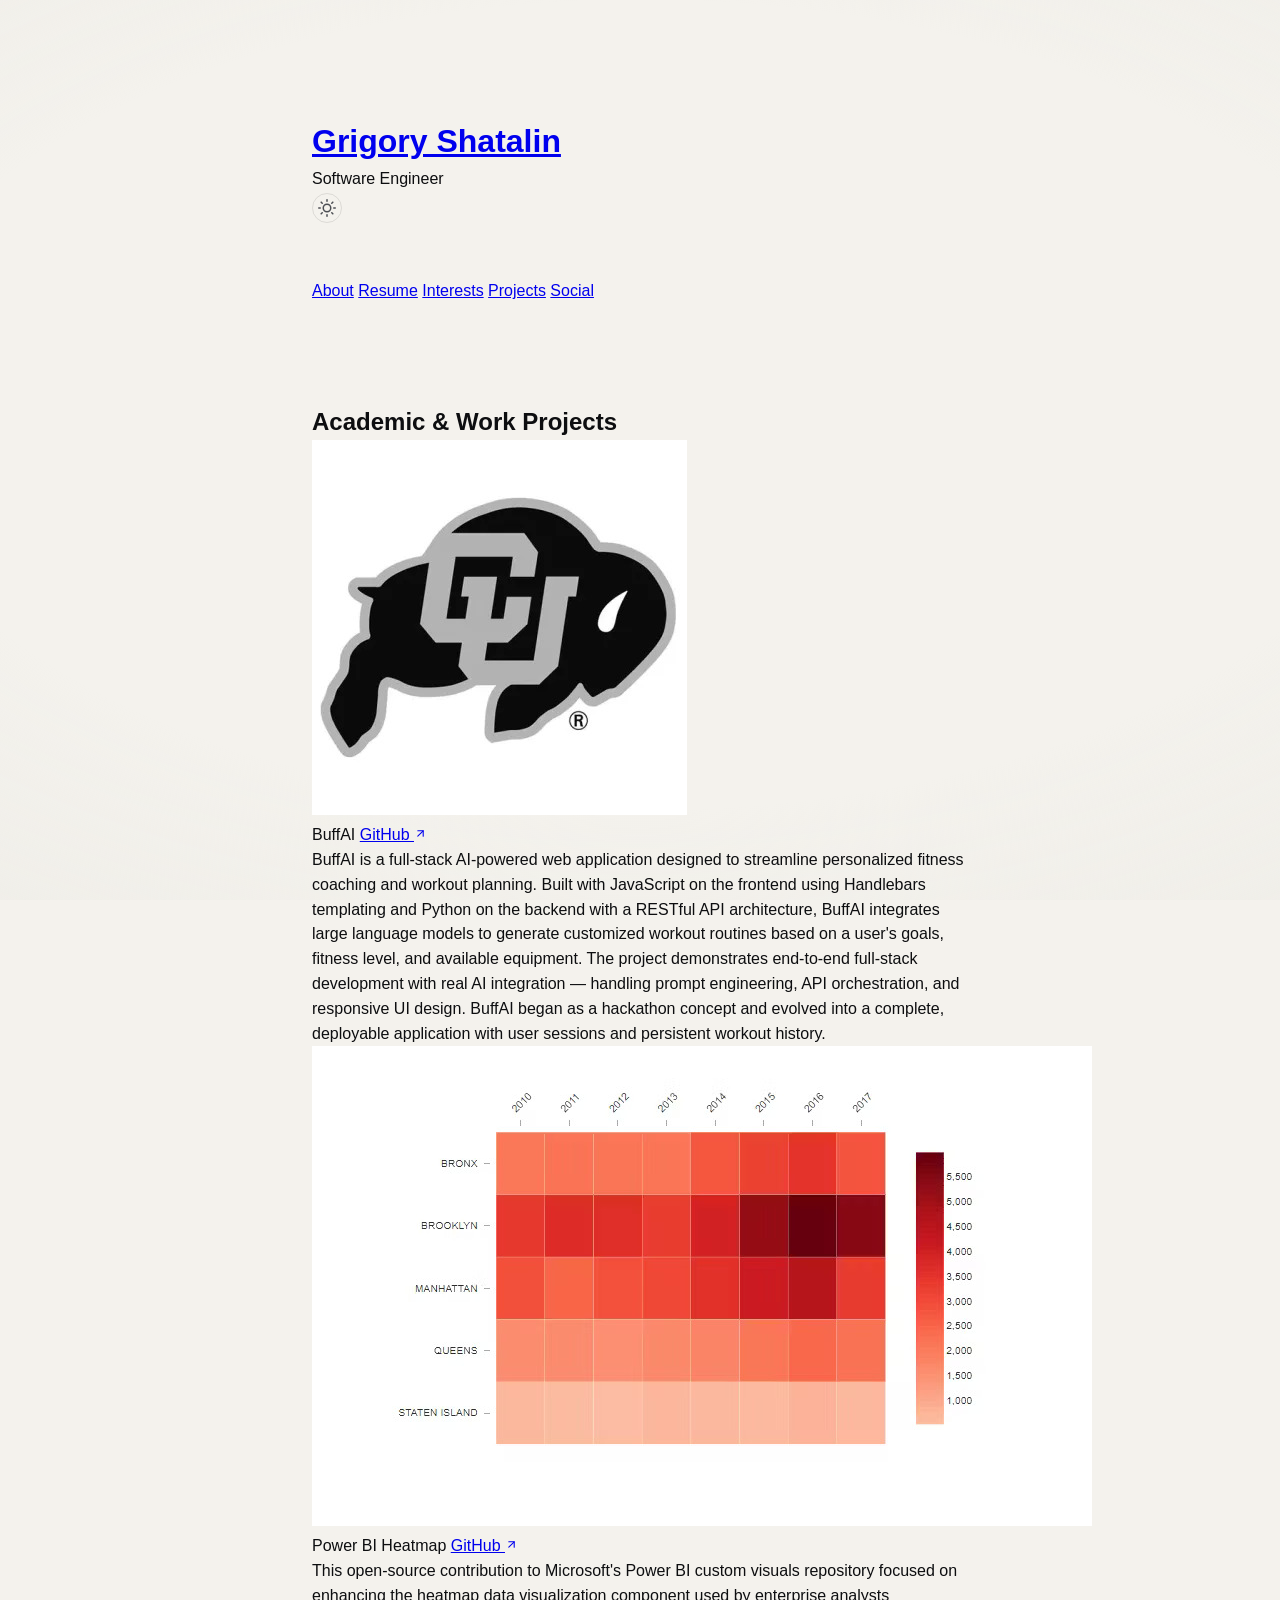
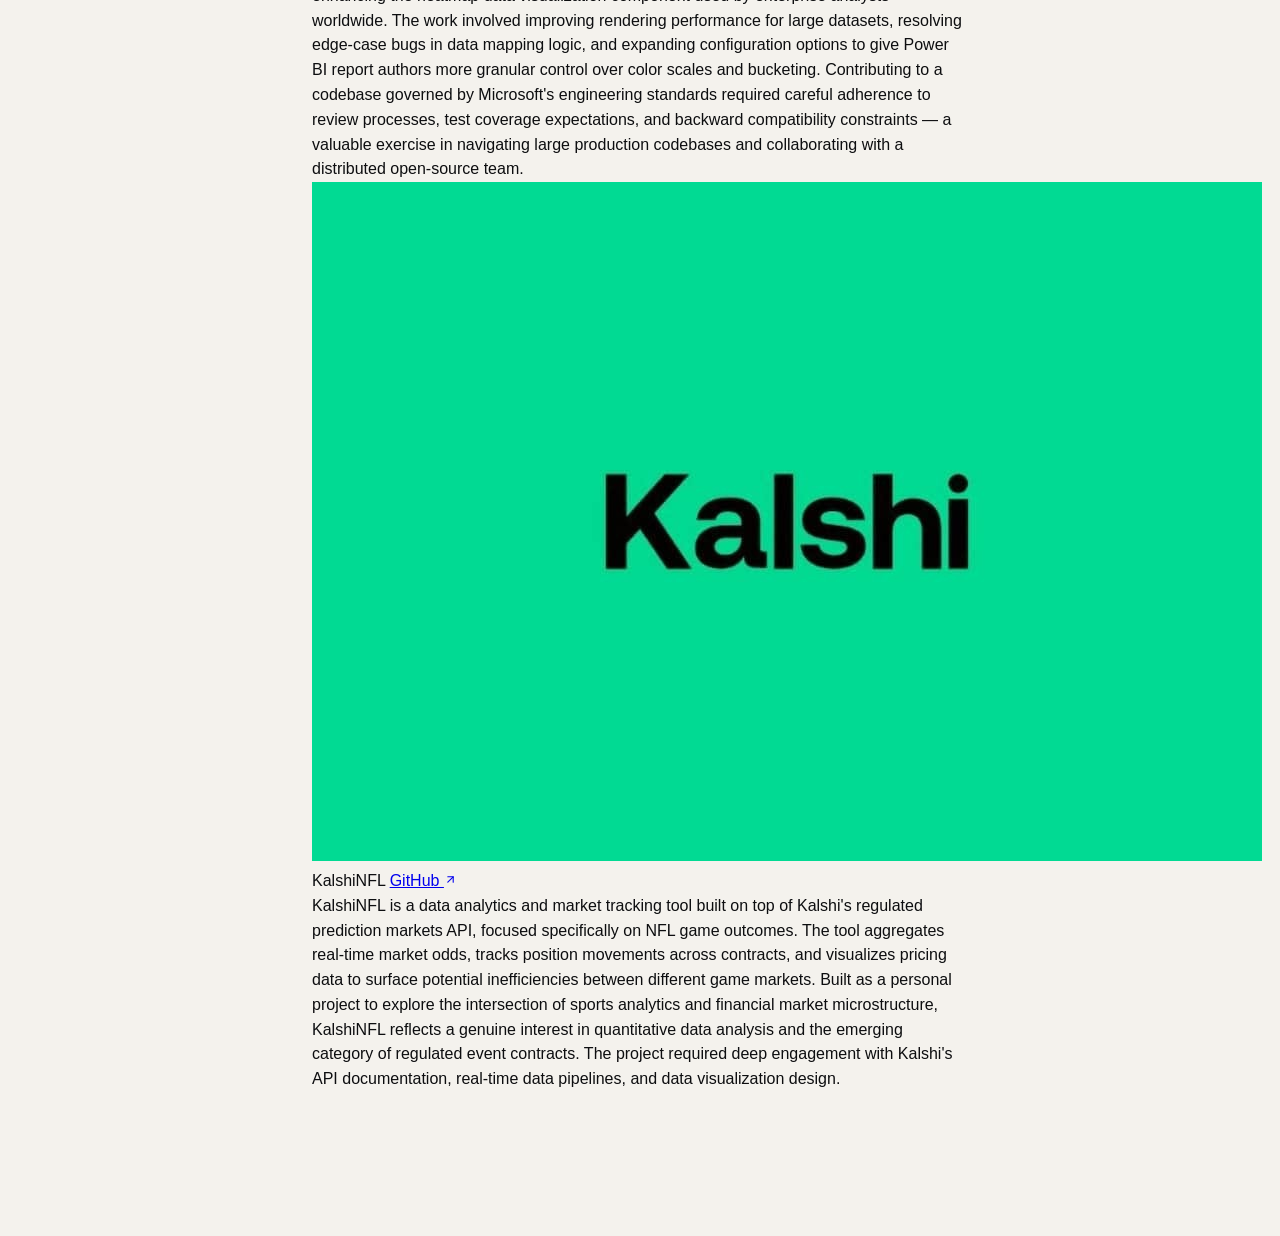
<file: projects.html>
<!DOCTYPE html>
<html lang="en" data-theme="light">
<head>
  <meta charset="UTF-8" />
  <meta name="viewport" content="width=device-width, initial-scale=1.0" />
  <title>Grigory Shatalin — Projects</title>
  <link rel="stylesheet" href="style.css" />
</head>
<body>
  <main>

    <header>
      <div class="header-row">
        <div>
          <a href="index.html" class="name-link"><h1 class="name">Grigory Shatalin</h1></a>
          <p class="role">Software Engineer</p>
        </div>
        <button class="theme-toggle" id="themeToggle" aria-label="Toggle theme">
          <svg class="icon-sun" xmlns="http://www.w3.org/2000/svg" width="18" height="18" viewBox="0 0 24 24" fill="none" stroke="currentColor" stroke-width="2" stroke-linecap="round" stroke-linejoin="round">
            <circle cx="12" cy="12" r="5"/><line x1="12" y1="1" x2="12" y2="3"/><line x1="12" y1="21" x2="12" y2="23"/>
            <line x1="4.22" y1="4.22" x2="5.64" y2="5.64"/><line x1="18.36" y1="18.36" x2="19.78" y2="19.78"/>
            <line x1="1" y1="12" x2="3" y2="12"/><line x1="21" y1="12" x2="23" y2="12"/>
            <line x1="4.22" y1="19.78" x2="5.64" y2="18.36"/><line x1="18.36" y1="5.64" x2="19.78" y2="4.22"/>
          </svg>
          <svg class="icon-moon" xmlns="http://www.w3.org/2000/svg" width="18" height="18" viewBox="0 0 24 24" fill="none" stroke="currentColor" stroke-width="2" stroke-linecap="round" stroke-linejoin="round">
            <path d="M21 12.79A9 9 0 1 1 11.21 3 7 7 0 0 0 21 12.79z"/>
          </svg>
        </button>
      </div>
      <nav class="site-nav">
        <a href="index.html" class="nav-link">About</a>
        <a href="resume.html" class="nav-link">Resume</a>
        <a href="interests.html" class="nav-link">Interests</a>
        <a href="projects.html" class="nav-link active">Projects</a>
        <a href="social.html" class="nav-link">Social</a>
      </nav>
    </header>

    <section>
      <h2 class="section-title">Academic &amp; Work Projects</h2>
      <div class="card-list">

        <div class="highlight-card">
          <img src="images/buffai.jpg" alt="BuffAI" class="highlight-img" />
          <div class="highlight-body">
            <div class="highlight-header">
              <span class="highlight-title">BuffAI</span>
              <a href="https://github.com/grigoryshatalin/BuffAI" class="project-link" target="_blank" rel="noopener noreferrer">
                GitHub
                <svg xmlns="http://www.w3.org/2000/svg" width="13" height="13" viewBox="0 0 24 24" fill="none" stroke="currentColor" stroke-width="2" stroke-linecap="round" stroke-linejoin="round">
                  <line x1="7" y1="17" x2="17" y2="7"/><polyline points="7 7 17 7 17 17"/>
                </svg>
              </a>
            </div>
            <p class="highlight-desc">
              BuffAI is a full-stack AI-powered web application designed to streamline personalized fitness coaching and workout planning. Built with JavaScript on the frontend using Handlebars templating and Python on the backend with a RESTful API architecture, BuffAI integrates large language models to generate customized workout routines based on a user's goals, fitness level, and available equipment. The project demonstrates end-to-end full-stack development with real AI integration — handling prompt engineering, API orchestration, and responsive UI design. BuffAI began as a hackathon concept and evolved into a complete, deployable application with user sessions and persistent workout history.
            </p>
          </div>
        </div>

        <div class="highlight-card">
          <img src="images/powerbi.jpg" alt="Power BI Heatmap" class="highlight-img" />
          <div class="highlight-body">
            <div class="highlight-header">
              <span class="highlight-title">Power BI Heatmap</span>
              <a href="https://github.com/grigoryshatalin/powerbi-visuals-heatmap" class="project-link" target="_blank" rel="noopener noreferrer">
                GitHub
                <svg xmlns="http://www.w3.org/2000/svg" width="13" height="13" viewBox="0 0 24 24" fill="none" stroke="currentColor" stroke-width="2" stroke-linecap="round" stroke-linejoin="round">
                  <line x1="7" y1="17" x2="17" y2="7"/><polyline points="7 7 17 7 17 17"/>
                </svg>
              </a>
            </div>
            <p class="highlight-desc">
              This open-source contribution to Microsoft's Power BI custom visuals repository focused on enhancing the heatmap data visualization component used by enterprise analysts worldwide. The work involved improving rendering performance for large datasets, resolving edge-case bugs in data mapping logic, and expanding configuration options to give Power BI report authors more granular control over color scales and bucketing. Contributing to a codebase governed by Microsoft's engineering standards required careful adherence to review processes, test coverage expectations, and backward compatibility constraints — a valuable exercise in navigating large production codebases and collaborating with a distributed open-source team.
            </p>
          </div>
        </div>

        <div class="highlight-card">
          <img src="images/kalshi.jpg" alt="KalshiNFL" class="highlight-img" />
          <div class="highlight-body">
            <div class="highlight-header">
              <span class="highlight-title">KalshiNFL</span>
              <a href="https://github.com/grigoryshatalin/KalshiNFL" class="project-link" target="_blank" rel="noopener noreferrer">
                GitHub
                <svg xmlns="http://www.w3.org/2000/svg" width="13" height="13" viewBox="0 0 24 24" fill="none" stroke="currentColor" stroke-width="2" stroke-linecap="round" stroke-linejoin="round">
                  <line x1="7" y1="17" x2="17" y2="7"/><polyline points="7 7 17 7 17 17"/>
                </svg>
              </a>
            </div>
            <p class="highlight-desc">
              KalshiNFL is a data analytics and market tracking tool built on top of Kalshi's regulated prediction markets API, focused specifically on NFL game outcomes. The tool aggregates real-time market odds, tracks position movements across contracts, and visualizes pricing data to surface potential inefficiencies between different game markets. Built as a personal project to explore the intersection of sports analytics and financial market microstructure, KalshiNFL reflects a genuine interest in quantitative data analysis and the emerging category of regulated event contracts. The project required deep engagement with Kalshi's API documentation, real-time data pipelines, and data visualization design.
            </p>
          </div>
        </div>

      </div>
    </section>

  </main>

  <script src="script.js"></script>
</body>
</html>
</file>
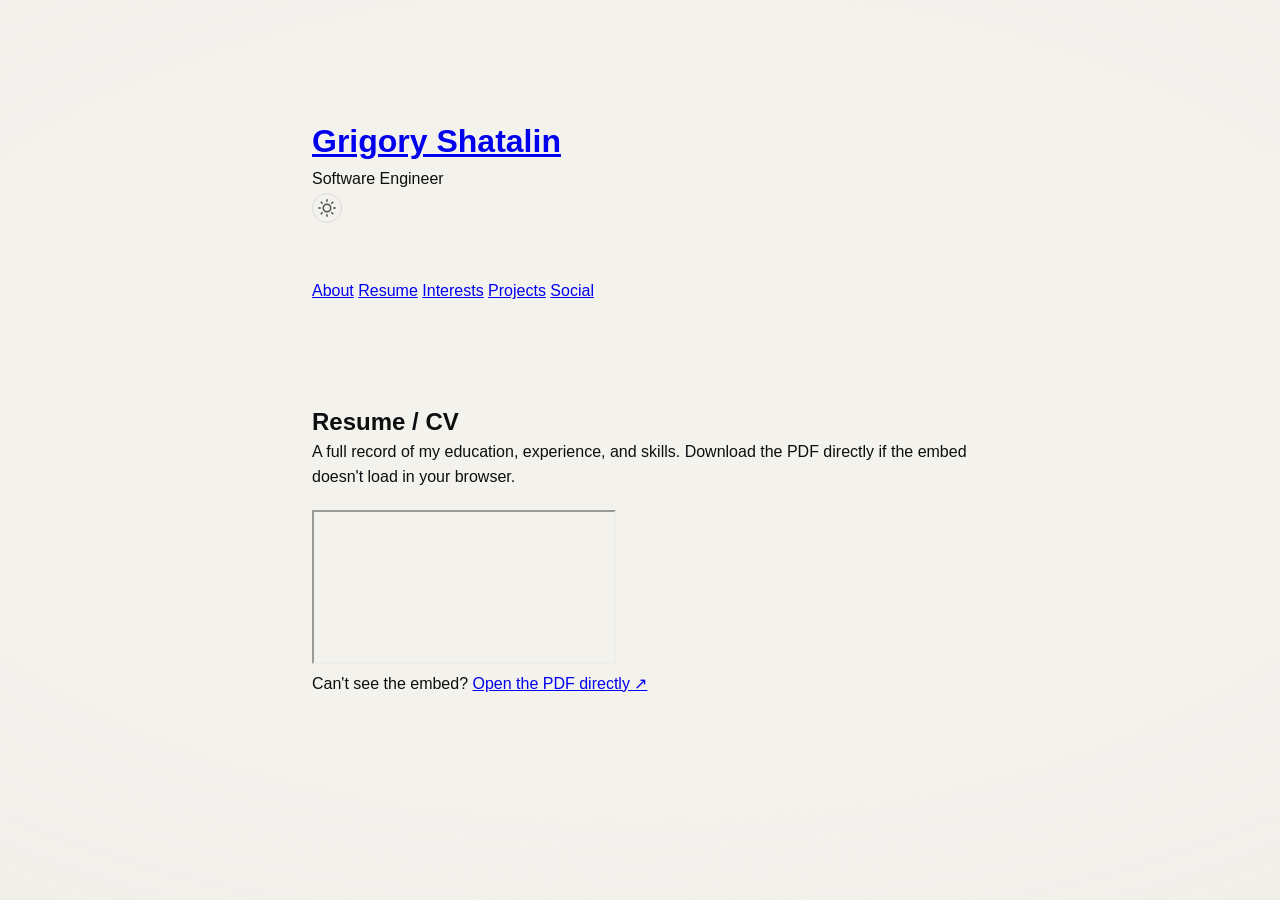
<file: resume.html>
<!DOCTYPE html>
<html lang="en" data-theme="light">
<head>
  <meta charset="UTF-8" />
  <meta name="viewport" content="width=device-width, initial-scale=1.0" />
  <title>Grigory Shatalin — Resume</title>
  <link rel="stylesheet" href="style.css" />
</head>
<body>
  <main>

    <header>
      <div class="header-row">
        <div>
          <a href="index.html" class="name-link"><h1 class="name">Grigory Shatalin</h1></a>
          <p class="role">Software Engineer</p>
        </div>
        <button class="theme-toggle" id="themeToggle" aria-label="Toggle theme">
          <svg class="icon-sun" xmlns="http://www.w3.org/2000/svg" width="18" height="18" viewBox="0 0 24 24" fill="none" stroke="currentColor" stroke-width="2" stroke-linecap="round" stroke-linejoin="round">
            <circle cx="12" cy="12" r="5"/><line x1="12" y1="1" x2="12" y2="3"/><line x1="12" y1="21" x2="12" y2="23"/>
            <line x1="4.22" y1="4.22" x2="5.64" y2="5.64"/><line x1="18.36" y1="18.36" x2="19.78" y2="19.78"/>
            <line x1="1" y1="12" x2="3" y2="12"/><line x1="21" y1="12" x2="23" y2="12"/>
            <line x1="4.22" y1="19.78" x2="5.64" y2="18.36"/><line x1="18.36" y1="5.64" x2="19.78" y2="4.22"/>
          </svg>
          <svg class="icon-moon" xmlns="http://www.w3.org/2000/svg" width="18" height="18" viewBox="0 0 24 24" fill="none" stroke="currentColor" stroke-width="2" stroke-linecap="round" stroke-linejoin="round">
            <path d="M21 12.79A9 9 0 1 1 11.21 3 7 7 0 0 0 21 12.79z"/>
          </svg>
        </button>
      </div>
      <nav class="site-nav">
        <a href="index.html" class="nav-link">About</a>
        <a href="resume.html" class="nav-link active">Resume</a>
        <a href="interests.html" class="nav-link">Interests</a>
        <a href="projects.html" class="nav-link">Projects</a>
        <a href="social.html" class="nav-link">Social</a>
      </nav>
    </header>

    <section>
      <h2 class="section-title">Resume / CV</h2>
      <p class="bio" style="margin-bottom: 20px;">A full record of my education, experience, and skills. Download the PDF directly if the embed doesn't load in your browser.</p>
      <iframe
        src="resume.pdf"
        class="resume-embed"
        title="Grigory Shatalin Resume"
      ></iframe>
      <p class="resume-fallback">
        Can't see the embed? <a href="resume.pdf" target="_blank" rel="noopener noreferrer">Open the PDF directly ↗</a>
      </p>
    </section>

  </main>

  <script src="script.js"></script>
</body>
</html>
</file>
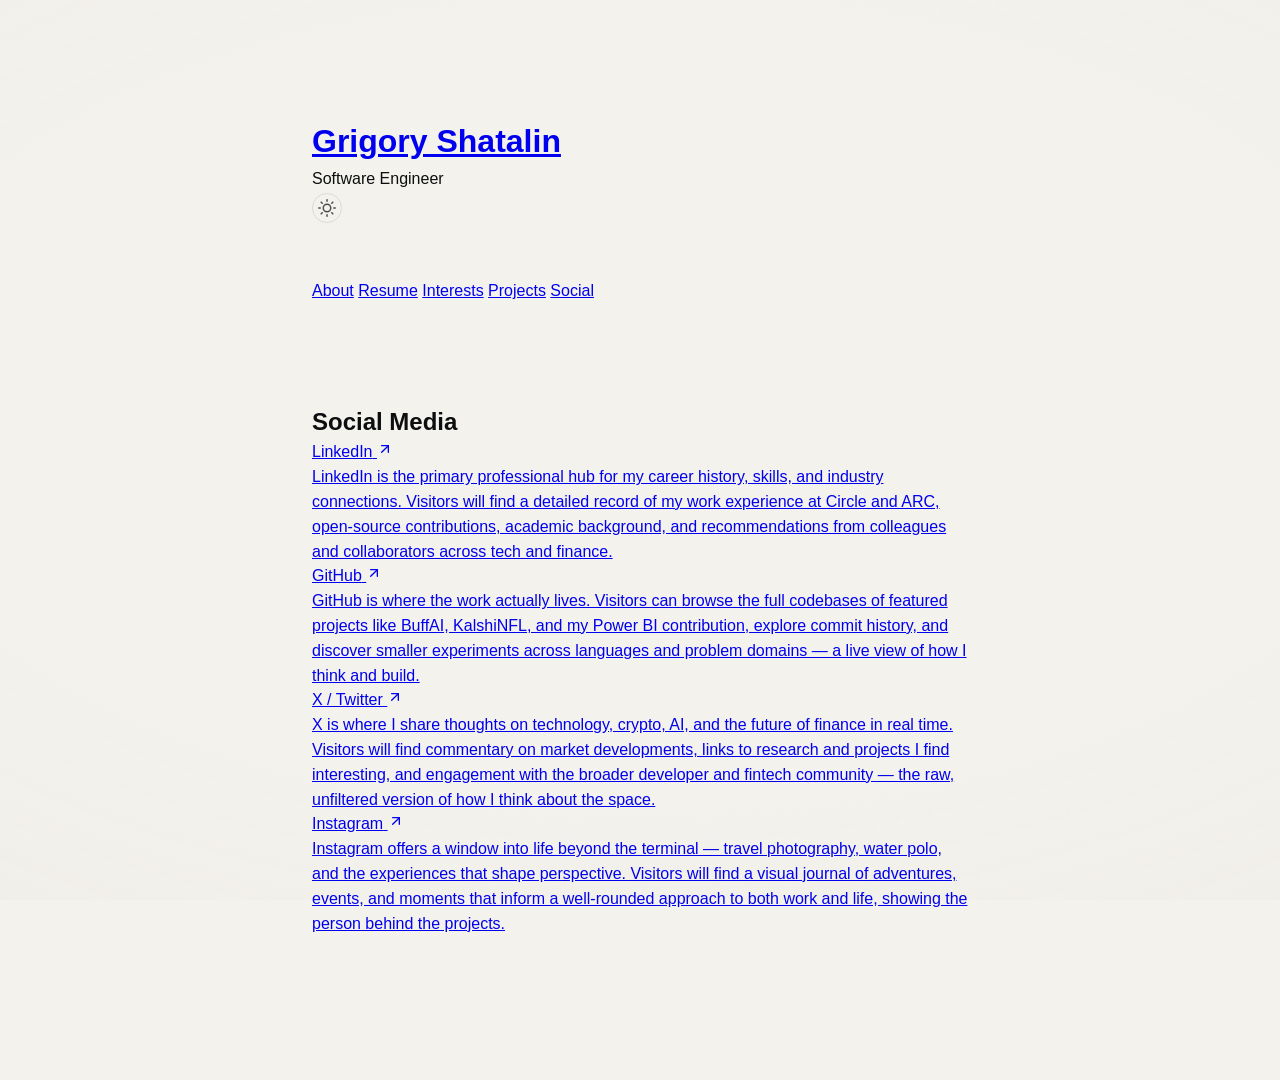
<file: social.html>
<!DOCTYPE html>
<html lang="en" data-theme="light">
<head>
  <meta charset="UTF-8" />
  <meta name="viewport" content="width=device-width, initial-scale=1.0" />
  <title>Grigory Shatalin — Social</title>
  <link rel="stylesheet" href="style.css" />
</head>
<body>
  <main>

    <header>
      <div class="header-row">
        <div>
          <a href="index.html" class="name-link"><h1 class="name">Grigory Shatalin</h1></a>
          <p class="role">Software Engineer</p>
        </div>
        <button class="theme-toggle" id="themeToggle" aria-label="Toggle theme">
          <svg class="icon-sun" xmlns="http://www.w3.org/2000/svg" width="18" height="18" viewBox="0 0 24 24" fill="none" stroke="currentColor" stroke-width="2" stroke-linecap="round" stroke-linejoin="round">
            <circle cx="12" cy="12" r="5"/><line x1="12" y1="1" x2="12" y2="3"/><line x1="12" y1="21" x2="12" y2="23"/>
            <line x1="4.22" y1="4.22" x2="5.64" y2="5.64"/><line x1="18.36" y1="18.36" x2="19.78" y2="19.78"/>
            <line x1="1" y1="12" x2="3" y2="12"/><line x1="21" y1="12" x2="23" y2="12"/>
            <line x1="4.22" y1="19.78" x2="5.64" y2="18.36"/><line x1="18.36" y1="5.64" x2="19.78" y2="4.22"/>
          </svg>
          <svg class="icon-moon" xmlns="http://www.w3.org/2000/svg" width="18" height="18" viewBox="0 0 24 24" fill="none" stroke="currentColor" stroke-width="2" stroke-linecap="round" stroke-linejoin="round">
            <path d="M21 12.79A9 9 0 1 1 11.21 3 7 7 0 0 0 21 12.79z"/>
          </svg>
        </button>
      </div>
      <nav class="site-nav">
        <a href="index.html" class="nav-link">About</a>
        <a href="resume.html" class="nav-link">Resume</a>
        <a href="interests.html" class="nav-link">Interests</a>
        <a href="projects.html" class="nav-link">Projects</a>
        <a href="social.html" class="nav-link active">Social</a>
      </nav>
    </header>

    <section>
      <h2 class="section-title">Social Media</h2>
      <div class="item-list">

        <a class="social-entry" href="https://www.linkedin.com/in/grigory-shatalin/" target="_blank" rel="noopener noreferrer">
          <div class="social-entry-top">
            <span class="item-title">LinkedIn</span>
            <svg class="item-arrow" xmlns="http://www.w3.org/2000/svg" width="16" height="16" viewBox="0 0 24 24" fill="none" stroke="currentColor" stroke-width="2" stroke-linecap="round" stroke-linejoin="round">
              <line x1="7" y1="17" x2="17" y2="7"/><polyline points="7 7 17 7 17 17"/>
            </svg>
          </div>
          <p class="social-desc">
            LinkedIn is the primary professional hub for my career history, skills, and industry connections. Visitors will find a detailed record of my work experience at Circle and ARC, open-source contributions, academic background, and recommendations from colleagues and collaborators across tech and finance.
          </p>
        </a>

        <a class="social-entry" href="https://github.com/grigoryshatalin" target="_blank" rel="noopener noreferrer">
          <div class="social-entry-top">
            <span class="item-title">GitHub</span>
            <svg class="item-arrow" xmlns="http://www.w3.org/2000/svg" width="16" height="16" viewBox="0 0 24 24" fill="none" stroke="currentColor" stroke-width="2" stroke-linecap="round" stroke-linejoin="round">
              <line x1="7" y1="17" x2="17" y2="7"/><polyline points="7 7 17 7 17 17"/>
            </svg>
          </div>
          <p class="social-desc">
            GitHub is where the work actually lives. Visitors can browse the full codebases of featured projects like BuffAI, KalshiNFL, and my Power BI contribution, explore commit history, and discover smaller experiments across languages and problem domains — a live view of how I think and build.
          </p>
        </a>

        <a class="social-entry" href="https://x.com/g_shatalin" target="_blank" rel="noopener noreferrer">
          <div class="social-entry-top">
            <span class="item-title">X / Twitter</span>
            <svg class="item-arrow" xmlns="http://www.w3.org/2000/svg" width="16" height="16" viewBox="0 0 24 24" fill="none" stroke="currentColor" stroke-width="2" stroke-linecap="round" stroke-linejoin="round">
              <line x1="7" y1="17" x2="17" y2="7"/><polyline points="7 7 17 7 17 17"/>
            </svg>
          </div>
          <p class="social-desc">
            X is where I share thoughts on technology, crypto, AI, and the future of finance in real time. Visitors will find commentary on market developments, links to research and projects I find interesting, and engagement with the broader developer and fintech community — the raw, unfiltered version of how I think about the space.
          </p>
        </a>

        <a class="social-entry" href="https://www.instagram.com/shatalin.greg/" target="_blank" rel="noopener noreferrer">
          <div class="social-entry-top">
            <span class="item-title">Instagram</span>
            <svg class="item-arrow" xmlns="http://www.w3.org/2000/svg" width="16" height="16" viewBox="0 0 24 24" fill="none" stroke="currentColor" stroke-width="2" stroke-linecap="round" stroke-linejoin="round">
              <line x1="7" y1="17" x2="17" y2="7"/><polyline points="7 7 17 7 17 17"/>
            </svg>
          </div>
          <p class="social-desc">
            Instagram offers a window into life beyond the terminal — travel photography, water polo, and the experiences that shape perspective. Visitors will find a visual journal of adventures, events, and moments that inform a well-rounded approach to both work and life, showing the person behind the projects.
          </p>
        </a>

      </div>
    </section>

  </main>

  <script src="script.js"></script>
</body>
</html>
</file>
<file: style.css>
/* ================================================================
   Reset
================================================================ */
*, *::before, *::after {
  box-sizing: border-box;
  margin: 0;
  padding: 0;
}

/* ================================================================
   Tokens
================================================================ */
:root {
  --bg:        #f4f2ed;
  --bg-deep:   #ecebe5;
  --text:      #0d0e10;
  --soft:      #4d4f54;
  --mute:      #9ea0a4;
  --line:      rgba(13, 14, 16, 0.10);
  --line-hi:   rgba(13, 14, 16, 0.22);
  --accent:    #d44a17;
  --gain:      #1a7f37;
  --loss:      #c1361c;
  --field-rgb:   138, 144, 156;
  --buffalo-rgb: 30, 32, 38;
}

[data-theme="dark"] {
  --bg:        #060607;
  --bg-deep:   #000000;
  --text:      #f4f3ef;
  --soft:      #aeb0b4;
  --mute:      #5a5c61;
  --line:      rgba(244, 243, 239, 0.08);
  --line-hi:   rgba(244, 243, 239, 0.22);
  --accent:    #ff9b5a;
  --gain:      #3fb950;
  --loss:      #f85149;
  --field-rgb:   244, 243, 239;
  --buffalo-rgb: 244, 243, 239;
}

/* ================================================================
   Base
================================================================ */
html {
  font-size: 16px;
  -webkit-font-smoothing: antialiased;
  -moz-osx-font-smoothing: grayscale;
  text-rendering: optimizeLegibility;
}

body {
  background: var(--bg);
  color: var(--text);
  font-family: "Inter", -apple-system, BlinkMacSystemFont, "Segoe UI", Helvetica, Arial, sans-serif;
  font-feature-settings: "ss01", "ss02", "cv11";
  font-weight: 400;
  line-height: 1.55;
  min-height: 100vh;
  overflow-x: hidden;
  position: relative;
  transition: background-color 0.7s ease, color 0.7s ease;
}

body::before {
  content: "";
  position: fixed;
  inset: 0;
  z-index: 0;
  pointer-events: none;
  background: radial-gradient(120% 90% at 50% 45%, transparent 50%, var(--bg-deep) 100%);
  opacity: 0.9;
}

::selection { background: var(--accent); color: var(--bg); }

/* ================================================================
   Field canvas
================================================================ */
#field {
  position: fixed;
  inset: 0;
  width: 100%;
  height: 100%;
  z-index: 0;
  pointer-events: none;
  /* Promote to its own compositing layer — keeps iOS Safari from
     dropping the fixed canvas mid-scroll when the URL bar toggles. */
  transform: translateZ(0);
  will-change: transform;
  backface-visibility: hidden;
}

/* ================================================================
   Layout
================================================================ */
main {
  position: relative;
  z-index: 1;
  max-width: 720px;
  margin: 0 auto;
  padding: 13vh 32px 16vh;
  display: flex;
  flex-direction: column;
  gap: 11vh;
}

/* ================================================================
   Reveal animations (sections, after boot completes)
================================================================ */
.reveal {
  opacity: 0;
}
.reveal.is-visible {
  animation: reveal 1.0s cubic-bezier(0.16, 1, 0.3, 1) both;
  animation-delay: var(--delay, 0ms);
}
@keyframes reveal {
  0%   { opacity: 0; transform: translate3d(0, 18px, 0); }
  100% { opacity: 1; transform: translate3d(0, 0, 0); }
}

/* ================================================================
   Decode targets — JS scrambles + locks them char-by-char on reveal.
   While decoding, render in mono so glyph widths are stable.
================================================================ */
[data-decode] {
  font-variant-ligatures: none;
  transition: color 0.5s ease;
}
[data-decode].is-decoding {
  font-family: ui-monospace, "SF Mono", Menlo, Consolas, monospace !important;
  letter-spacing: 0 !important;
  color: var(--accent);
  transition: color 0s;
}
/* Hover glitch: keep the element's own font + spacing so it lands on the
   final text with no last-frame snap (only the accent color flips). */
[data-decode].is-glitching {
  color: var(--accent);
  transition: color 0s;
}

/* ================================================================
   Header
================================================================ */
header { display: flex; flex-direction: column; gap: 56px; }

.meta-row {
  display: flex;
  align-items: flex-start;
  justify-content: space-between;
  gap: 16px;
}

.theme-toggle {
  background: transparent;
  border: 1px solid var(--line);
  color: var(--soft);
  cursor: pointer;
  width: 30px;
  height: 30px;
  border-radius: 50%;
  display: flex;
  align-items: center;
  justify-content: center;
  flex-shrink: 0;
  transition: color 0.4s ease, border-color 0.4s ease, transform 0.6s cubic-bezier(0.16,1,0.3,1);
  pointer-events: auto;
  margin-top: 2px;
}
.theme-toggle:hover {
  color: var(--text);
  border-color: var(--line-hi);
  transform: rotate(40deg);
}
[data-theme="light"] .icon-moon { display: none; }
[data-theme="dark"]  .icon-sun  { display: none; }

/* ================================================================
   Boot terminal
================================================================ */
.boot {
  display: flex;
  flex-direction: column;
  gap: 4px;
  font-family: ui-monospace, "SF Mono", "JetBrains Mono", Menlo, Consolas, "Roboto Mono", monospace;
  font-size: 0.78rem;
  line-height: 1.5;
  letter-spacing: 0;
  color: var(--soft);
}

.boot-line {
  display: block;
  min-height: 1.2em;
  white-space: pre;
}

.boot-line.is-typing::after {
  content: "▍";
  display: inline-block;
  margin-left: 2px;
  color: var(--accent);
  animation: caret-blink 0.85s steps(1) infinite;
  transform: translateY(0.05em);
}

.boot-line.is-prompt.is-done::after {
  content: "";
  display: inline-block;
  width: 0.5em;
  height: 0.95em;
  background: var(--accent);
  margin-left: 1px;
  vertical-align: -0.08em;
  animation: caret-blink 1.0s steps(1) infinite;
}

@keyframes caret-blink {
  0%, 49%   { opacity: 1; }
  50%, 100% { opacity: 0; }
}

/* ================================================================
   Display headline
================================================================ */
.display {
  font-family: "Inter", sans-serif;
  font-weight: 500;
  font-size: clamp(3.5rem, 11vw, 7.75rem);
  line-height: 0.95;
  letter-spacing: -0.055em;
  color: var(--text);
  font-feature-settings: "ss01", "cv11";
  display: flex;
  flex-direction: column;
}

.display-line {
  display: block;
  min-height: 0.95em;
  white-space: pre;
}

.display-line.is-typing::after {
  content: "";
  display: inline-block;
  width: 0.55em;
  height: 0.78em;
  background: var(--accent);
  margin-left: 0.04em;
  vertical-align: -0.06em;
  animation: caret-blink 0.85s steps(1) infinite;
}

/* ================================================================
   Lede
================================================================ */
.lede {
  font-size: clamp(1.05rem, 1.4vw, 1.2rem);
  line-height: 1.55;
  font-weight: 400;
  letter-spacing: -0.012em;
  color: var(--soft);
  max-width: 50ch;
  opacity: 0;
  transform: translate3d(0, 10px, 0);
  transition: opacity 1.0s ease, transform 1.0s cubic-bezier(0.16,1,0.3,1);
}
.lede.is-visible {
  opacity: 1;
  transform: translate3d(0, 0, 0);
}

.link {
  color: var(--text);
  text-decoration: none;
  border-bottom: 1px solid var(--line-hi);
  padding-bottom: 1px;
  transition: color 0.4s ease, border-color 0.4s ease;
}
.link:hover { color: var(--accent); border-color: var(--accent); }

/* ================================================================
   Top links bar — quick access in the hero
================================================================ */
.top-links {
  list-style: none;
  display: flex;
  flex-wrap: wrap;
  gap: 4px 24px;
  font-family: ui-monospace, "SF Mono", Menlo, Consolas, monospace;
  font-size: 0.78rem;
  letter-spacing: 0.04em;
  margin-top: 4px;
  opacity: 0;
  transform: translate3d(0, 8px, 0);
  transition: opacity 0.9s ease, transform 0.9s cubic-bezier(0.16,1,0.3,1);
}
.top-links.is-visible {
  opacity: 1;
  transform: translate3d(0, 0, 0);
}

.top-link {
  position: relative;
  color: var(--soft);
  text-decoration: none;
  padding: 4px 0;
  background-image: linear-gradient(currentColor, currentColor);
  background-position: 0 100%;
  background-repeat: no-repeat;
  background-size: 0% 1px;
  transition: color 0.4s ease, background-size 0.55s cubic-bezier(0.16,1,0.3,1);
}
.top-link::before {
  content: "→";
  display: inline-block;
  margin-right: 6px;
  color: var(--mute);
  transition: color 0.4s ease, transform 0.4s ease;
}
.top-link:hover { color: var(--accent); background-size: 100% 1px; }
.top-link:hover::before { color: var(--accent); transform: translateX(2px); }

/* ================================================================
   Section head
================================================================ */
.section-head {
  display: flex;
  align-items: center;
  gap: 16px;
  margin-bottom: 32px;
}

.kicker {
  font-family: ui-monospace, "SF Mono", Menlo, Consolas, monospace;
  font-size: 0.72rem;
  letter-spacing: 0.10em;
  text-transform: uppercase;
  color: var(--mute);
  font-weight: 500;
  flex-shrink: 0;
  white-space: nowrap;
}

.kicker-rule {
  flex: 1;
  height: 1px;
  background: var(--line);
}

/* ================================================================
   Work rows
================================================================ */
.work {
  list-style: none;
  display: flex;
  flex-direction: column;
}

.row {
  display: grid;
  grid-template-columns: auto 1fr auto;
  align-items: baseline;
  gap: 32px;
  padding: 26px 0;
  border-top: 1px solid var(--line);
  text-decoration: none;
  color: var(--text);
  position: relative;
  transition: color 0.45s ease;
}
.work li:last-child .row { border-bottom: 1px solid var(--line); }

.row::after {
  content: "";
  position: absolute;
  left: 0;
  bottom: -1px;
  height: 1px;
  width: 100%;
  background: var(--accent);
  transform: scaleX(0);
  transform-origin: 0 50%;
  transition: transform 0.7s cubic-bezier(0.16,1,0.3,1);
}
.row:hover::after { transform: scaleX(1); }

.row-num {
  font-family: ui-monospace, "SF Mono", Menlo, Consolas, monospace;
  font-size: 0.74rem;
  font-weight: 500;
  color: var(--mute);
  letter-spacing: 0.04em;
  font-variant-numeric: tabular-nums;
  transition: color 0.45s ease;
}

.row-body {
  display: flex;
  flex-direction: column;
  gap: 6px;
  min-width: 0;
}

.row-title {
  font-size: clamp(1.25rem, 2vw, 1.55rem);
  font-weight: 500;
  letter-spacing: -0.03em;
  line-height: 1.15;
  color: var(--text);
}

.row-desc {
  font-size: 0.92rem;
  font-weight: 400;
  color: var(--soft);
  line-height: 1.55;
  max-width: 56ch;
}

.row-meta { display: flex; align-items: center; }

.row-arrow {
  width: 30px;
  height: 30px;
  border: 1px solid var(--line);
  border-radius: 50%;
  display: flex;
  align-items: center;
  justify-content: center;
  color: var(--mute);
  transition: color 0.45s ease, border-color 0.45s ease, transform 0.7s cubic-bezier(0.16,1,0.3,1);
}
.row-arrow svg { transition: transform 0.55s cubic-bezier(0.16,1,0.3,1); }

.row:hover .row-num,
.row:hover .row-title  { color: var(--accent); }
.row:hover .row-arrow  { color: var(--accent); border-color: var(--accent); }
.row:hover .row-arrow svg { transform: translate(2px, -2px); }

/* ================================================================
   Agent leaderboard — live P&L fetched from the modeltraining repo.
   Hidden via [hidden] until initLeaderboard() finds published data;
   the reveal animation plays the moment it un-hides.
================================================================ */
.leaderboard {
  margin-top: 30px;
  padding-top: 22px;
  border-top: 1px solid var(--line);
  display: flex;
  flex-direction: column;
  gap: 12px;
  animation: reveal 0.8s cubic-bezier(0.16, 1, 0.3, 1) both;
}
/* `display:flex` above would otherwise defeat the [hidden] attribute. */
.leaderboard[hidden] { display: none; }

.lb-head {
  display: flex;
  align-items: baseline;
  justify-content: space-between;
  gap: 12px;
  font-family: ui-monospace, "SF Mono", Menlo, Consolas, monospace;
  font-size: 0.72rem;
  letter-spacing: 0.10em;
  text-transform: uppercase;
}

.lb-title {
  display: inline-flex;
  align-items: center;
  gap: 8px;
  color: var(--soft);
  font-weight: 500;
}

.lb-dot {
  width: 6px;
  height: 6px;
  border-radius: 50%;
  background: var(--gain);
  animation: glyph-breathe 4s cubic-bezier(0.42, 0, 0.58, 1) infinite;
}

.lb-meta {
  display: inline-flex;
  align-items: baseline;
  gap: 12px;
  color: var(--mute);
  letter-spacing: 0.04em;
}

.lb-mode {
  text-transform: uppercase;
  color: var(--mute);
}
.lb-mode.is-live { color: var(--accent); }

.lb-list {
  list-style: none;
  display: flex;
  flex-direction: column;
}

.lb-row {
  display: grid;
  grid-template-columns: 2.5ch minmax(0, 1fr) 7ch;
  gap: 14px;
  align-items: baseline;
  padding: 9px 0;
  border-top: 1px solid var(--line);
  font-family: ui-monospace, "SF Mono", Menlo, Consolas, monospace;
  font-size: 0.86rem;
  font-variant-numeric: tabular-nums;
}
.lb-row:first-child { border-top: none; }

.lb-rank { color: var(--mute); }

.lb-name {
  color: var(--text);
  overflow: hidden;
  text-overflow: ellipsis;
  white-space: nowrap;
}

.lb-trades { color: var(--mute); }

.lb-pct { text-align: right; color: var(--mute); letter-spacing: -0.01em; }

.lb-pct.is-gain { color: var(--gain); }
.lb-pct.is-loss { color: var(--loss); }

/* Benchmark reference row (e.g. S&P 500 YTD) — set apart from the ranked agents. */
.lb-row.is-benchmark { border-top-style: dashed; }
.lb-row.is-benchmark .lb-rank { color: var(--line); }
.lb-row.is-benchmark .lb-name { color: var(--soft); }

.lb-source {
  align-self: flex-start;
  font-family: ui-monospace, "SF Mono", Menlo, Consolas, monospace;
  font-size: 0.7rem;
  letter-spacing: 0.06em;
  color: var(--mute);
  text-decoration: none;
  transition: color 0.4s ease;
}
.lb-source:hover { color: var(--accent); }

/* ================================================================
   Entries (Education, Experience)
================================================================ */
.entries {
  list-style: none;
  display: flex;
  flex-direction: column;
}

.entry {
  padding: 26px 0;
  border-top: 1px solid var(--line);
}
.entries li:last-child { border-bottom: 1px solid var(--line); }

.entry-head {
  display: flex;
  justify-content: space-between;
  align-items: flex-start;
  gap: 24px;
  flex-wrap: wrap;
}

.entry-title-block {
  display: flex;
  flex-direction: column;
  gap: 4px;
  min-width: 0;
}

.entry-title {
  font-size: clamp(1.05rem, 1.6vw, 1.2rem);
  font-weight: 500;
  letter-spacing: -0.02em;
  line-height: 1.2;
  color: var(--text);
}

.entry-org {
  font-size: 0.92rem;
  color: var(--soft);
  letter-spacing: -0.005em;
}

.entry-meta {
  display: flex;
  flex-direction: column;
  align-items: flex-end;
  gap: 3px;
  font-family: ui-monospace, "SF Mono", Menlo, Consolas, monospace;
  font-size: 0.74rem;
  color: var(--mute);
  letter-spacing: 0.02em;
  white-space: nowrap;
  flex-shrink: 0;
  font-variant-numeric: tabular-nums;
}

.entry-loc { color: var(--accent); }

.entry-bullets {
  list-style: none;
  display: flex;
  flex-direction: column;
  gap: 8px;
  padding-left: 16px;
  margin-top: 14px;
}

.entry-bullets li {
  position: relative;
  font-size: 0.92rem;
  color: var(--soft);
  line-height: 1.55;
}

.entry-bullets li::before {
  content: "·";
  position: absolute;
  left: -14px;
  top: -3px;
  color: var(--accent);
  font-size: 1.3rem;
  line-height: 1;
}

/* ================================================================
   Buffalo (particle constellation)
================================================================ */
.buffalo-stage {
  width: 100%;
  max-width: 460px;
  aspect-ratio: 1.15 / 1;
  margin: 0 auto 36px;
  position: relative;
  display: flex;
  align-items: center;
  justify-content: center;
}

#buffalo {
  width: 100%;
  height: 100%;
  display: block;
}

.buffalo-caption {
  position: absolute;
  bottom: -4px;
  left: 50%;
  transform: translateX(-50%);
  font-family: ui-monospace, "SF Mono", Menlo, Consolas, monospace;
  font-size: 0.7rem;
  letter-spacing: 0.08em;
  color: var(--mute);
  white-space: nowrap;
}

/* ================================================================
   Stack — terminal-style key/value list
================================================================ */
.stack {
  display: flex;
  flex-direction: column;
  gap: 10px;
  font-family: ui-monospace, "SF Mono", Menlo, Consolas, monospace;
  font-size: 0.86rem;
  line-height: 1.5;
}
.stack-row {
  display: grid;
  grid-template-columns: 13ch 1fr;
  gap: 12px;
  align-items: baseline;
}
.stack-row dt {
  color: var(--mute);
  letter-spacing: 0.02em;
}
.stack-row dd {
  color: var(--text);
  letter-spacing: 0.005em;
}

/* ================================================================
   Approach — short principles list
================================================================ */
.principles {
  list-style: none;
  display: flex;
  flex-direction: column;
  gap: 8px;
  font-family: ui-monospace, "SF Mono", Menlo, Consolas, monospace;
  font-size: 0.92rem;
  color: var(--text);
}
.principles li {
  position: relative;
  padding-left: 22px;
}
.principles li::before {
  content: "→";
  position: absolute;
  left: 0;
  color: var(--accent);
}

/* ================================================================
   Elsewhere
================================================================ */
.links-list {
  list-style: none;
  display: flex;
  flex-wrap: wrap;
  gap: 6px 28px;
}

.text-link {
  position: relative;
  font-size: 1rem;
  font-weight: 400;
  color: var(--text);
  text-decoration: none;
  display: inline-block;
  padding: 4px 0;
  background-image: linear-gradient(currentColor, currentColor);
  background-position: 0 100%;
  background-repeat: no-repeat;
  background-size: 0% 1px;
  transition: color 0.4s ease, background-size 0.55s cubic-bezier(0.16,1,0.3,1);
}
.text-link:hover { color: var(--accent); background-size: 100% 1px; }

/* ================================================================
   Colophon
================================================================ */
.colophon {
  display: flex;
  flex-direction: column;
  gap: 6px;
  font-family: ui-monospace, "SF Mono", Menlo, Consolas, monospace;
  font-size: 0.82rem;
  color: var(--soft);
  line-height: 1.6;
}

/* ================================================================
   Footer
================================================================ */
footer { padding-top: 16px; }

.signoff {
  display: inline-flex;
  align-items: center;
  gap: 12px;
  font-size: 0.78rem;
  color: var(--mute);
  font-weight: 400;
  font-family: ui-monospace, "SF Mono", Menlo, Consolas, monospace;
}

.breath-glyph {
  width: 7px;
  height: 7px;
  border-radius: 50%;
  background: var(--accent);
  will-change: transform, opacity;
  animation: glyph-breathe 8s cubic-bezier(0.42, 0, 0.58, 1) infinite;
}
@keyframes glyph-breathe {
  0%, 100% { transform: scale(0.7);  opacity: 0.5; }
  50%      { transform: scale(1.15); opacity: 1; }
}

/* ================================================================
   Responsive
================================================================ */
@media (max-width: 640px) {
  main {
    padding: 9vh 22px 12vh;
    gap: 9vh;
  }
  header { gap: 42px; }
  .display { font-size: clamp(2.85rem, 14vw, 5rem); }
  .row { grid-template-columns: auto 1fr auto; gap: 18px; padding: 22px 0; }
  .row-title { font-size: 1.2rem; }
  .lede { font-size: 1.02rem; }
  .links-list { gap: 4px 22px; }
  .stack-row { grid-template-columns: 11ch 1fr; gap: 8px; }
  .stack { font-size: 0.78rem; }
  .entry-head { flex-direction: column; gap: 8px; }
  .entry-meta { align-items: flex-start; flex-direction: row; gap: 12px; flex-wrap: wrap; }
  .buffalo-stage { max-width: 320px; margin-bottom: 28px; }
  .lb-row { grid-template-columns: 2ch minmax(0, 1fr) auto 6ch; gap: 10px; font-size: 0.78rem; }
  .lb-trades { display: none; }
}

@media (prefers-reduced-motion: reduce) {
  *, *::before, *::after {
    animation-duration: 0.001ms !important;
    animation-iteration-count: 1 !important;
    transition-duration: 0.001ms !important;
  }
  #field, #buffalo { display: none; }
  .lede, .reveal { opacity: 1 !important; transform: none !important; }
  .buffalo-stage::before {
    content: "🦬";
    font-size: 7rem;
    line-height: 1;
    opacity: 0.55;
  }
}
</file>
